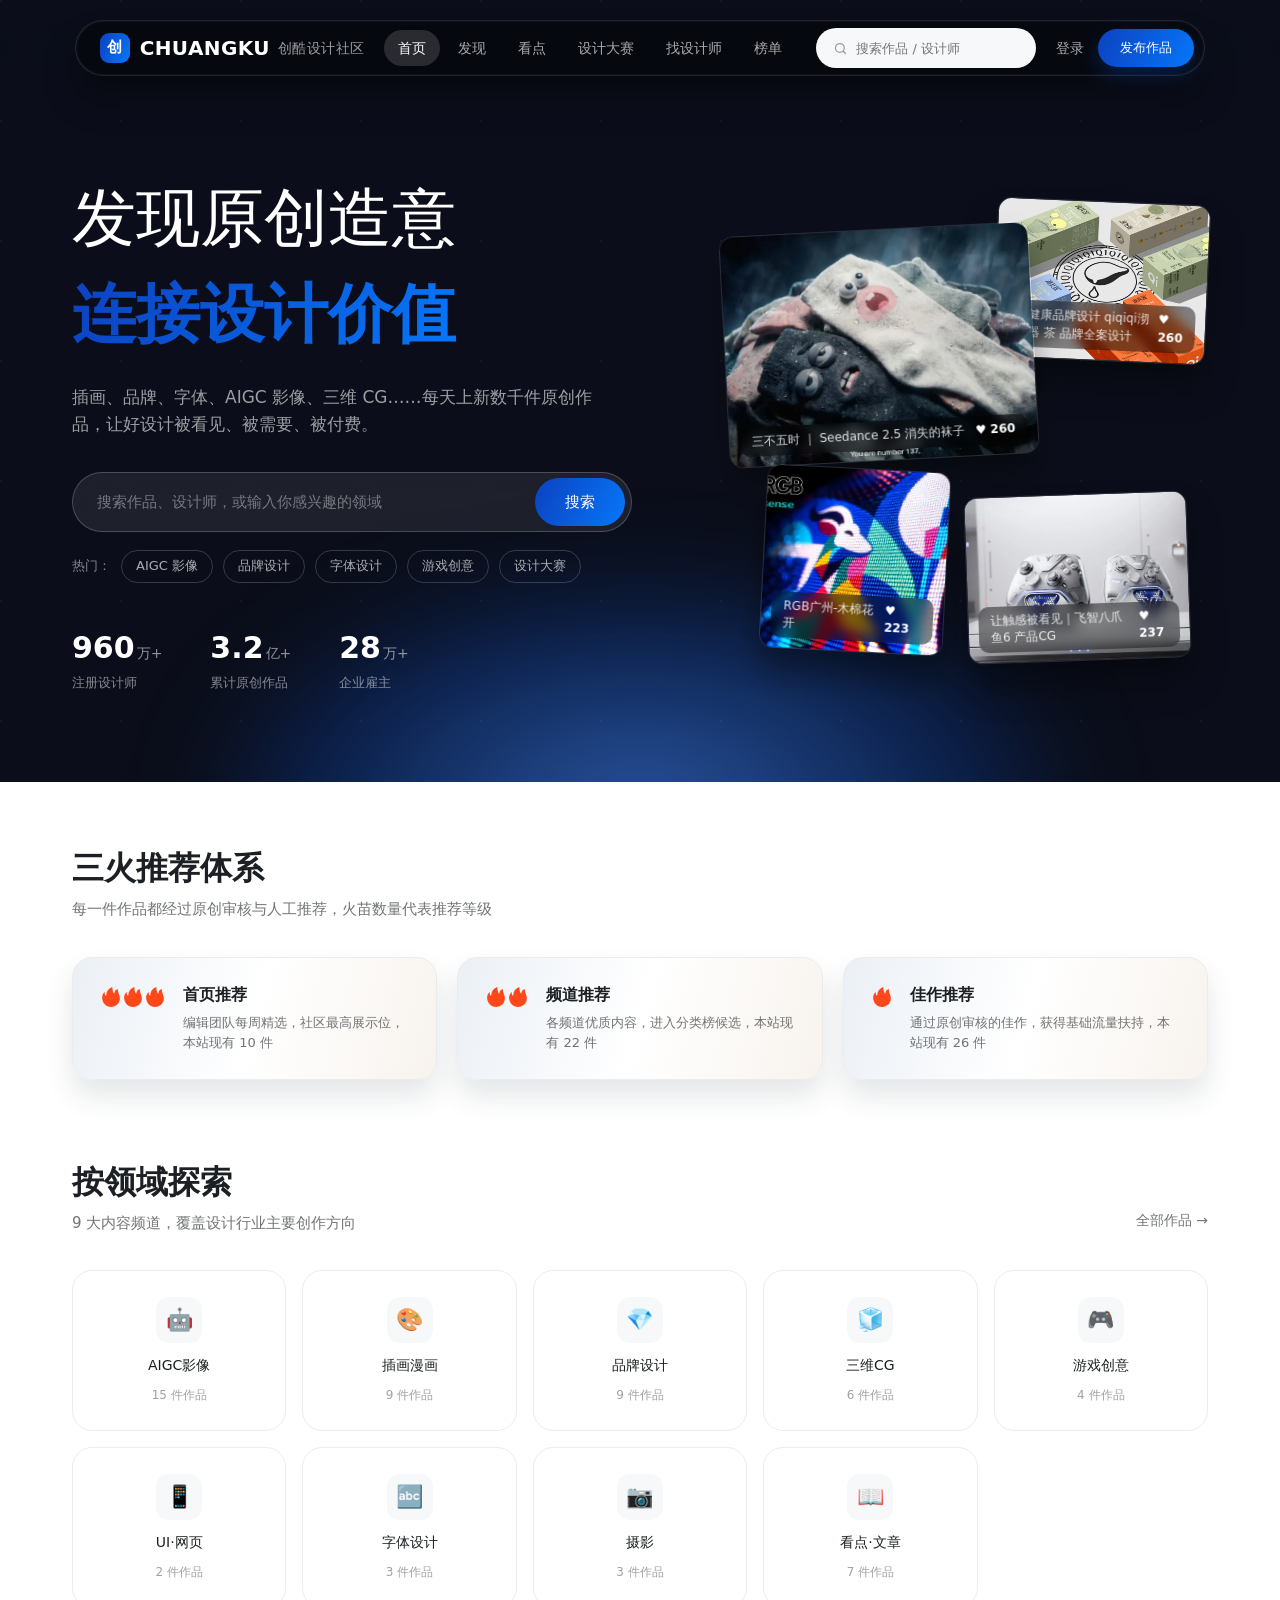
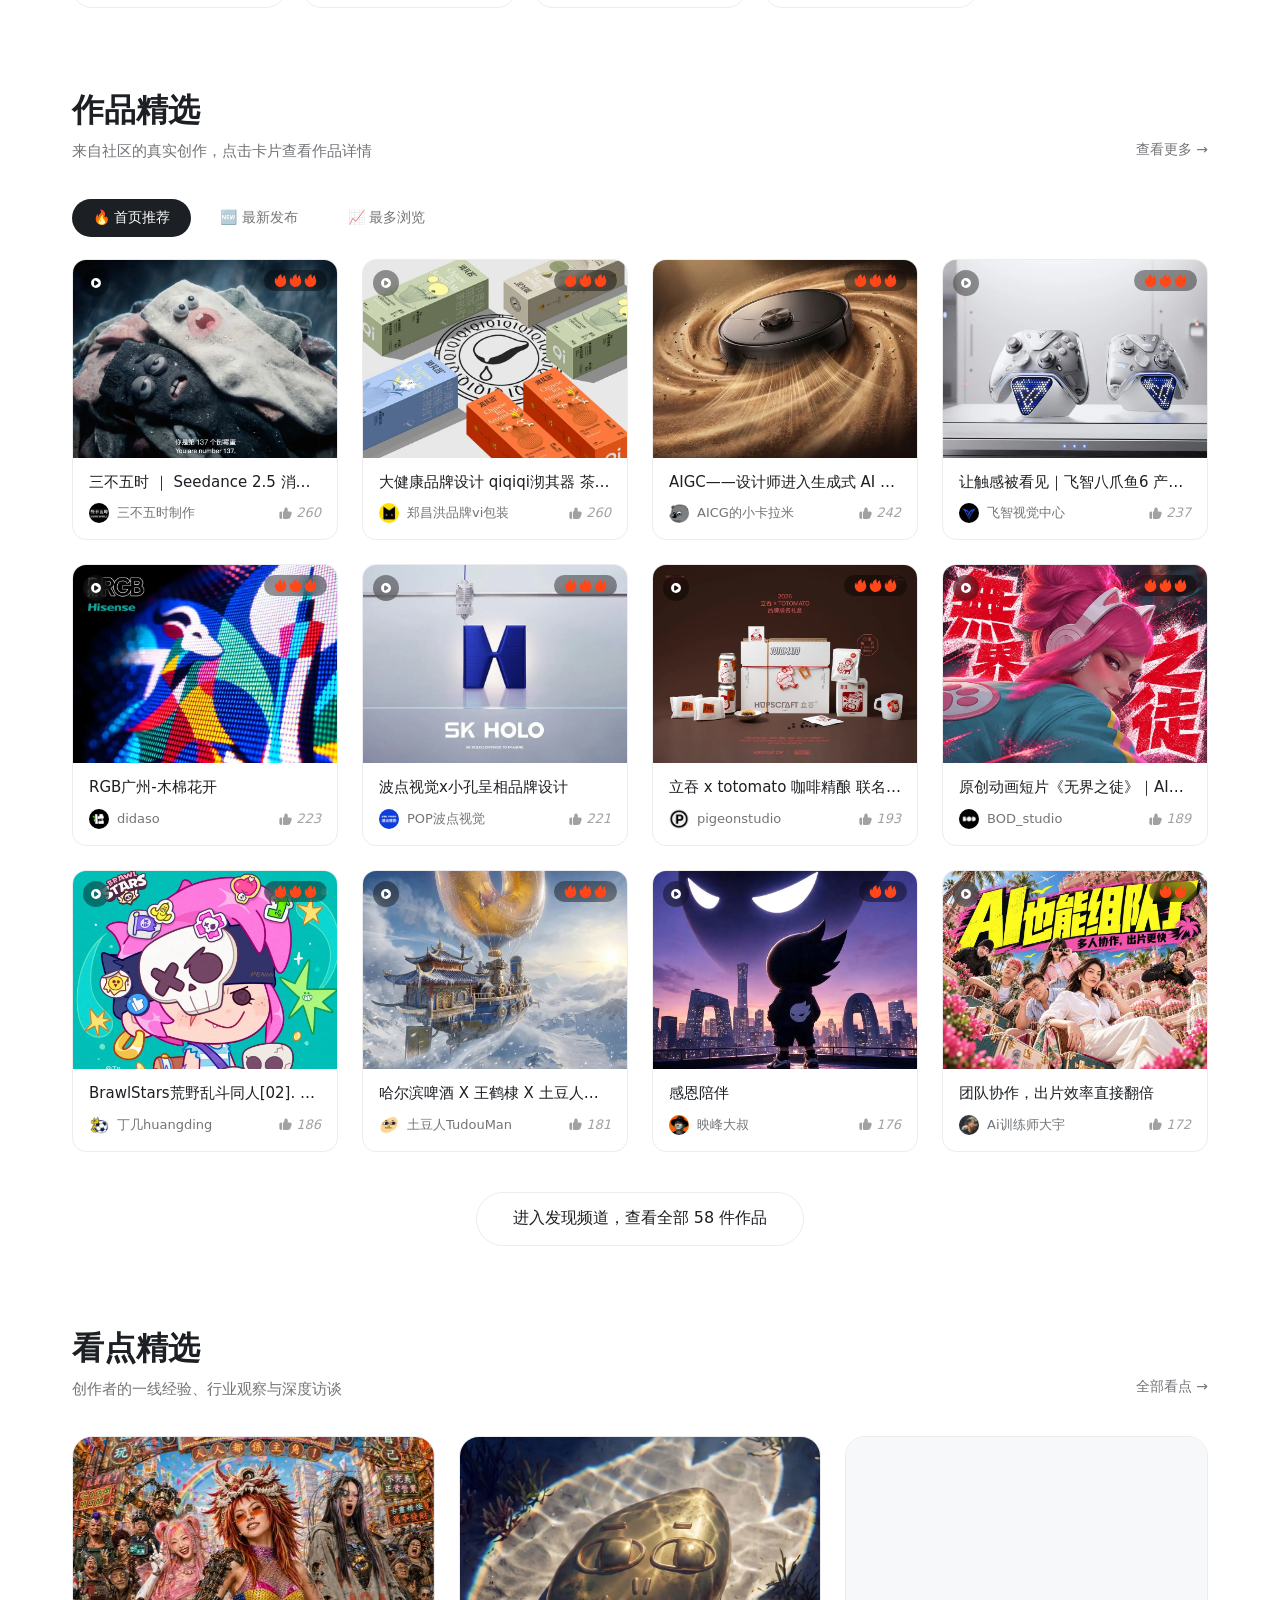
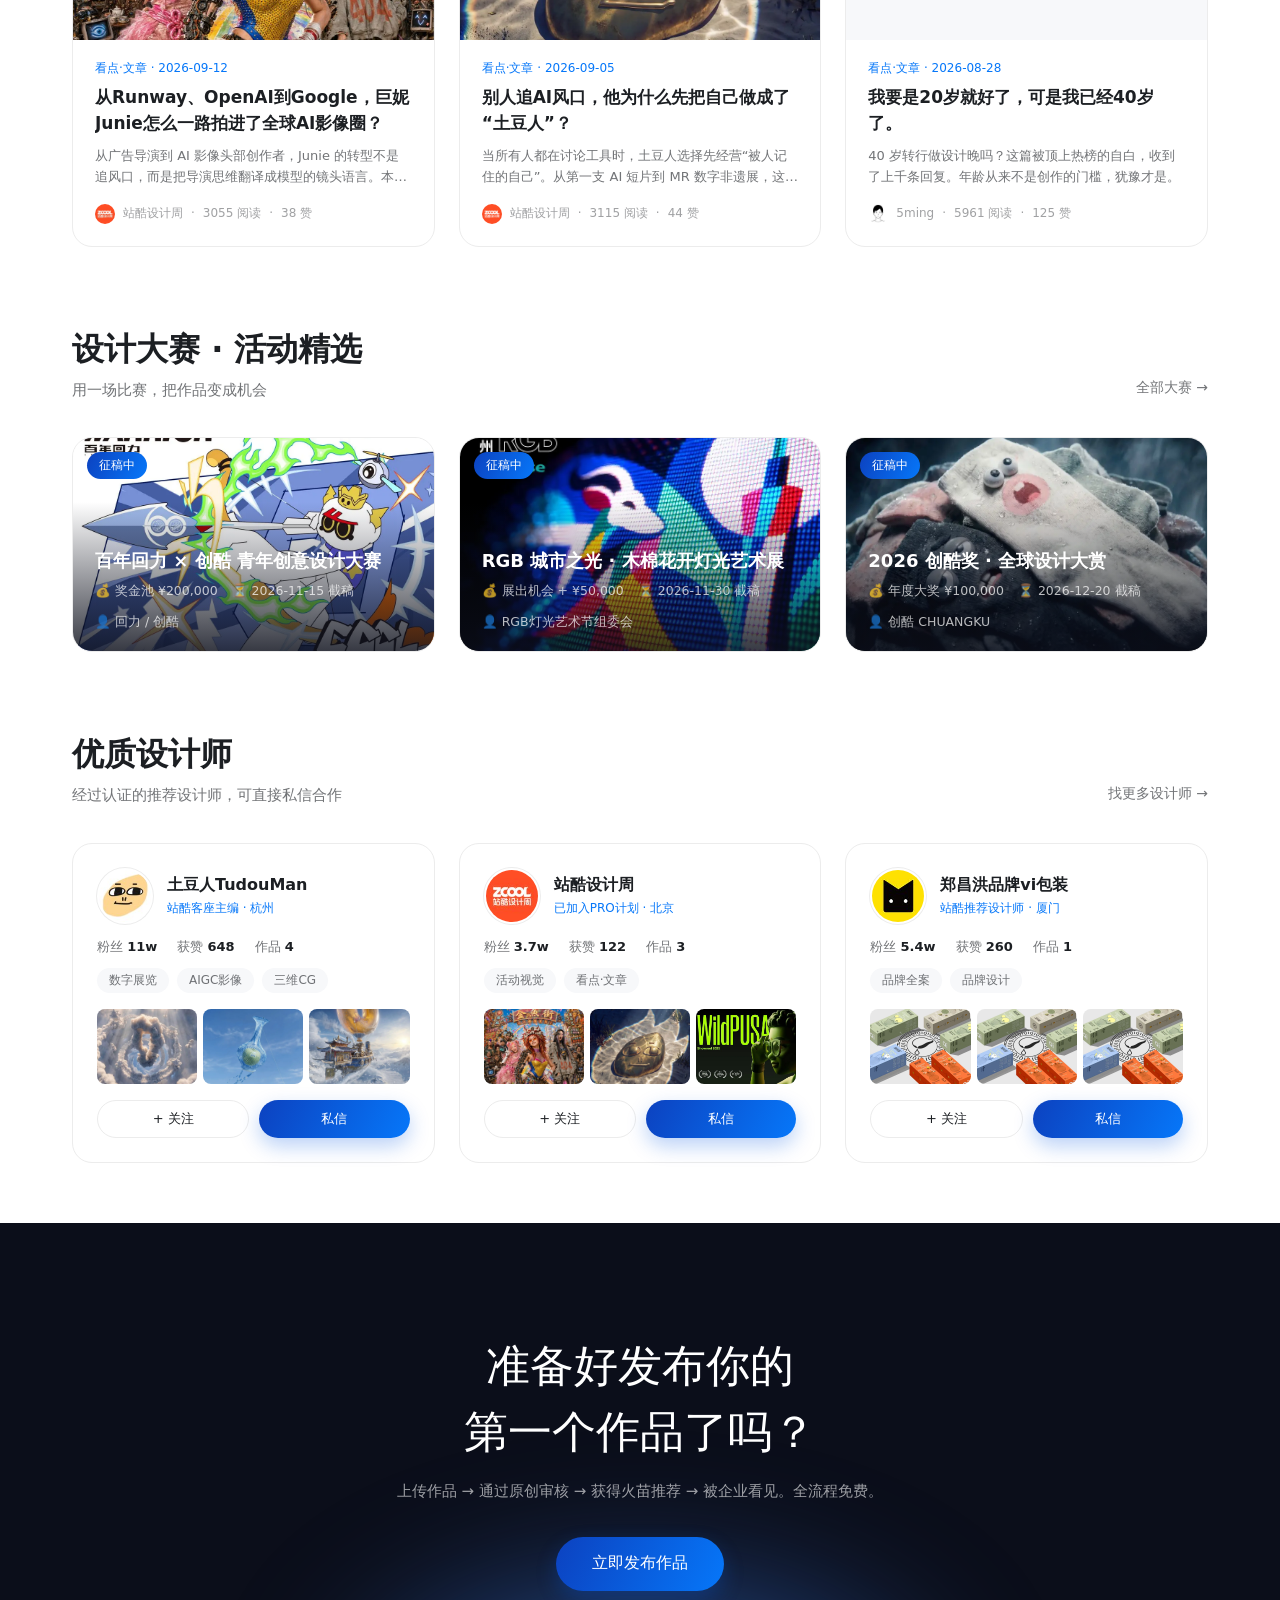
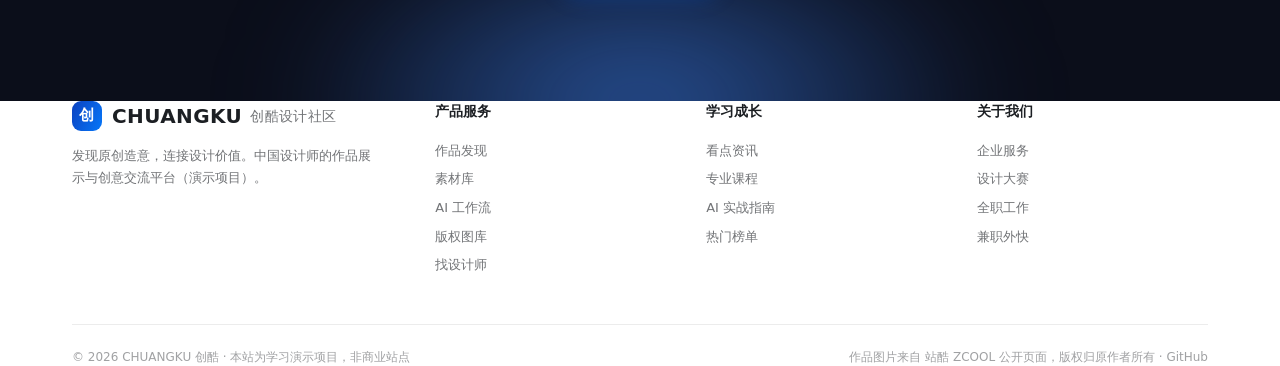
<file: index.html>
<!DOCTYPE html>
<html lang="zh-CN">
<head>
<meta charset="UTF-8">
<meta name="viewport" content="width=device-width, initial-scale=1">
<title>创酷 CHUANGKU · 发现原创造意，连接设计价值</title>
<meta name="description" content="创酷 CHUANGKU 设计创意社区：作品发现、设计大赛、找设计师、看点资讯。学习演示项目。">
<link rel="icon" href="data:image/svg+xml,%3Csvg xmlns='http://www.w3.org/2000/svg' viewBox='0 0 32 32'%3E%3Crect width='32' height='32' rx='9' fill='%230677f9'/%3E%3Ctext x='16' y='22' font-size='17' font-weight='700' text-anchor='middle' fill='%23fff' font-family='PingFang SC,sans-serif'%3E创%3C/text%3E%3C/svg%3E">
<link rel="stylesheet" href="assets/css/main.css">
</head>
<body data-page="index" data-header-dark>
<div id="site-header"></div>

<!-- ===== Hero（暗色 · 蓝辉光） ===== -->
<section class="hero">
  <div class="container">
    <div>
      <h1>发现原创造意<br><span class="em">连接设计价值</span></h1>
      <p class="hero-sub">插画、品牌、字体、AIGC 影像、三维 CG……每天上新数千件原创作品，让好设计被看见、被需要、被付费。</p>
      <form class="hero-search" id="hero-search">
        <input type="text" placeholder="搜索作品、设计师，或输入你感兴趣的领域" aria-label="搜索作品">
        <button class="search-go" type="submit">搜索</button>
      </form>
      <div class="hero-tags">
        <span>热门：</span>
        <a href="discover.html?cat=AIGC%E5%BD%B1%E5%83%8F">AIGC 影像</a>
        <a href="discover.html?cat=%E5%93%81%E7%89%8C%E8%AE%BE%E8%AE%A1">品牌设计</a>
        <a href="discover.html?cat=%E5%AD%97%E4%BD%93%E8%AE%BE%E8%AE%A1">字体设计</a>
        <a href="discover.html?cat=%E6%B8%B8%E6%88%8F%E5%88%9B%E6%84%8F">游戏创意</a>
        <a href="events.html">设计大赛</a>
      </div>
      <div class="hero-stats">
        <div><div class="num">960<em>万+</em></div><div class="lbl">注册设计师</div></div>
        <div><div class="num">3.2<em>亿+</em></div><div class="lbl">累计原创作品</div></div>
        <div><div class="num">28<em>万+</em></div><div class="lbl">企业雇主</div></div>
      </div>
    </div>
    <div class="hero-collage" id="hero-collage" aria-hidden="true"></div>
  </div>
</section>

<!-- ===== 推荐等级说明 ===== -->
<section class="sec" style="padding-top:64px">
  <div class="container">
    <div class="sec-head"><div><h2 class="h2">三火推荐体系</h2><p class="sub">每一件作品都经过原创审核与人工推荐，火苗数量代表推荐等级</p></div></div>
    <div class="tier-strip" id="tier-strip"></div>
  </div>
</section>

<!-- ===== 分类宫格 ===== -->
<section class="sec" style="padding-top:20px">
  <div class="container">
    <div class="sec-head"><div><h2 class="h2">按领域探索</h2><p class="sub">9 大内容频道，覆盖设计行业主要创作方向</p></div><a class="more-link" href="discover.html">全部作品 →</a></div>
    <div class="cat-grid" id="cat-grid"></div>
  </div>
</section>

<!-- ===== 作品精选 ===== -->
<section class="sec" style="padding-top:20px">
  <div class="container">
    <div class="sec-head">
      <div><h2 class="h2">作品精选</h2><p class="sub">来自社区的真实创作，点击卡片查看作品详情</p></div>
      <a class="more-link" href="discover.html">查看更多 →</a>
    </div>
    <div class="filter-bar" id="home-tabs" style="margin-bottom:22px">
      <button class="tab active" data-tab="rec">🔥 首页推荐</button>
      <button class="tab" data-tab="new">🆕 最新发布</button>
      <button class="tab" data-tab="hot">📈 最多浏览</button>
    </div>
    <div class="work-grid" id="home-grid"></div>
    <div class="grid-more"><a class="btn btn-line btn-lg" href="discover.html">进入发现频道，查看全部 58 件作品</a></div>
  </div>
</section>

<!-- ===== 看点精选 ===== -->
<section class="sec" style="padding-top:20px">
  <div class="container">
    <div class="sec-head"><div><h2 class="h2">看点精选</h2><p class="sub">创作者的一线经验、行业观察与深度访谈</p></div><a class="more-link" href="articles.html">全部看点 →</a></div>
    <div class="art-grid" id="home-articles"></div>
  </div>
</section>

<!-- ===== 大赛活动 ===== -->
<section class="sec" style="padding-top:20px">
  <div class="container">
    <div class="sec-head"><div><h2 class="h2">设计大赛 · 活动精选</h2><p class="sub">用一场比赛，把作品变成机会</p></div><a class="more-link" href="events.html">全部大赛 →</a></div>
    <div class="event-grid" id="home-events"></div>
  </div>
</section>

<!-- ===== 找设计师 ===== -->
<section class="sec" style="padding-top:20px">
  <div class="container">
    <div class="sec-head"><div><h2 class="h2">优质设计师</h2><p class="sub">经过认证的推荐设计师，可直接私信合作</p></div><a class="more-link" href="designers.html">找更多设计师 →</a></div>
    <div class="des-grid" id="home-designers"></div>
  </div>
</section>

<!-- ===== 暗色收尾 CTA ===== -->
<section class="cta-dark">
  <h2>准备好发布你的<br>第一个作品了吗？</h2>
  <p>上传作品 → 通过原创审核 → 获得火苗推荐 → 被企业看见。全流程免费。</p>
  <a class="btn btn-primary btn-lg" href="publish.html">立即发布作品</a>
</section>

<div id="site-footer"></div>
<script src="assets/js/works.js"></script>
<script src="assets/js/site-data.js"></script>
<script src="assets/js/main.js"></script>
</body>
</html>
</file>
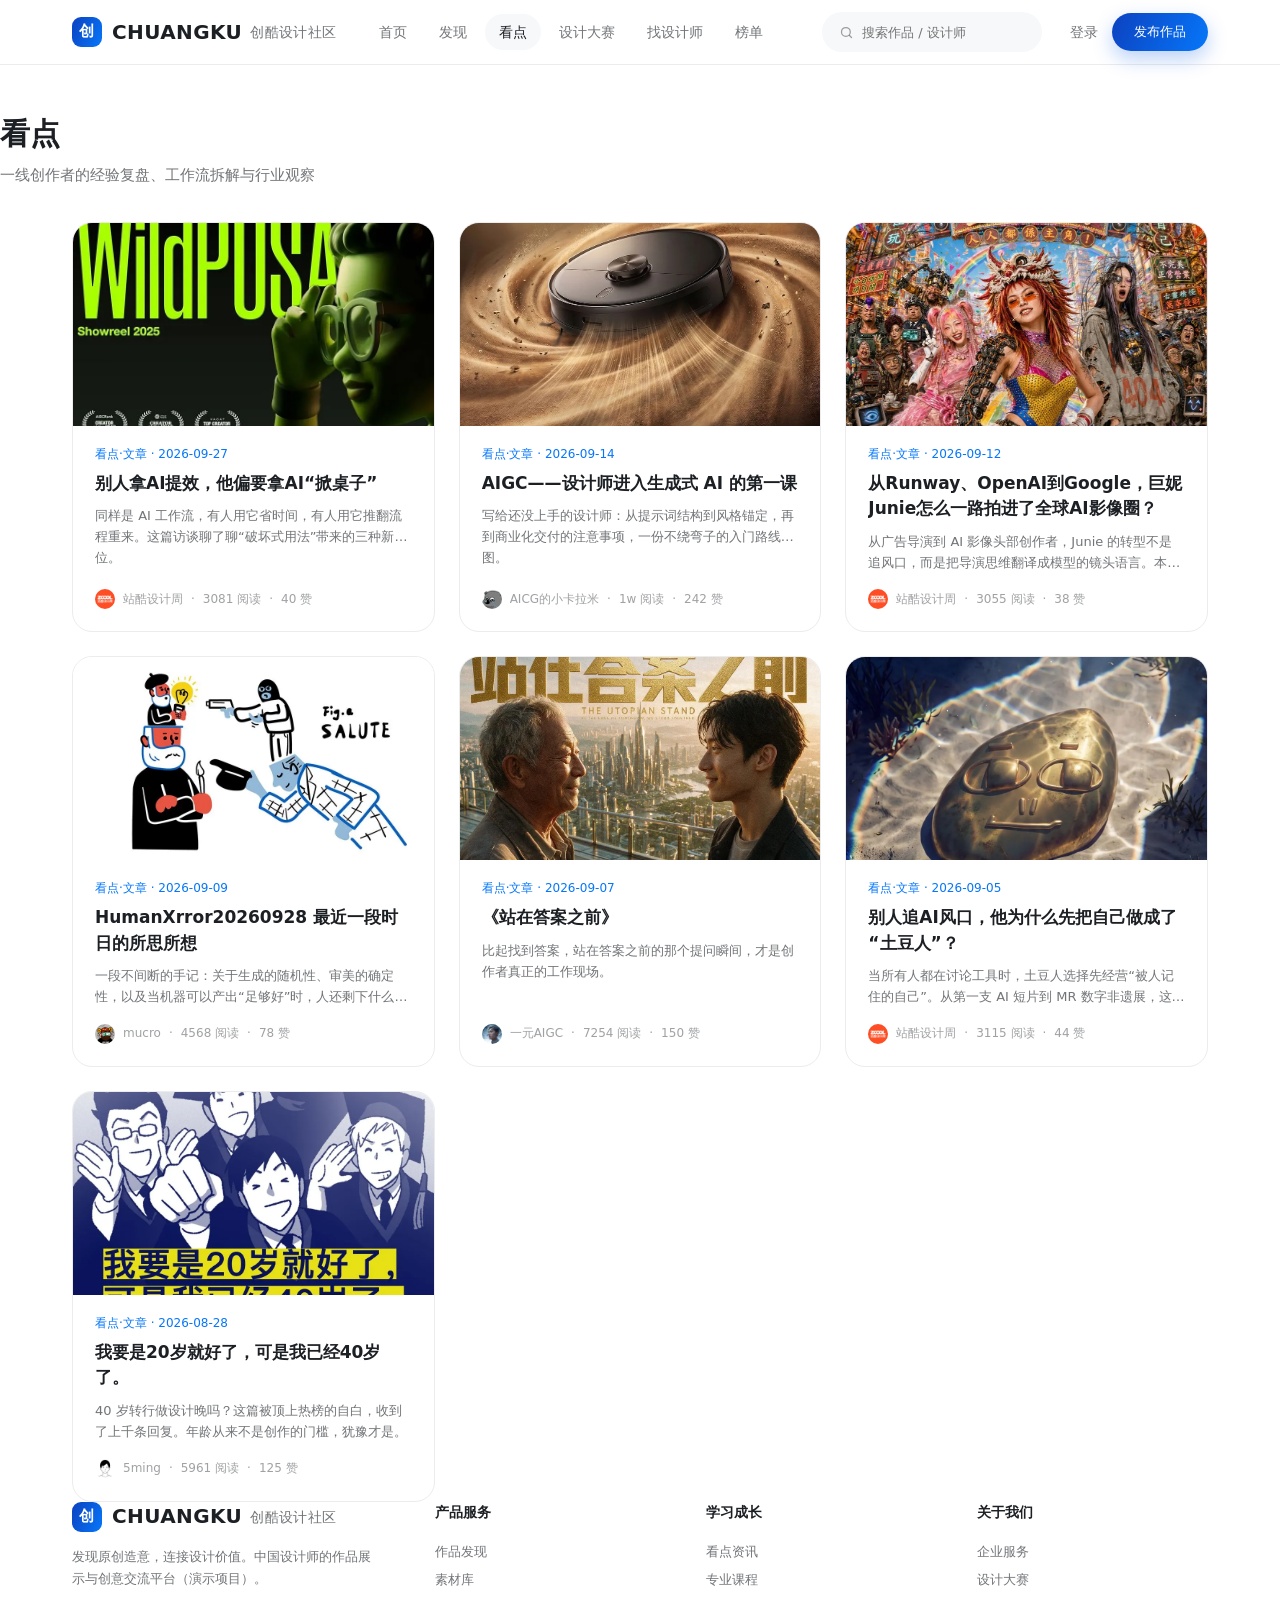
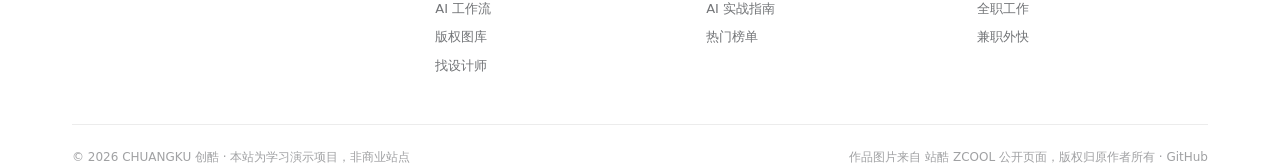
<file: articles.html>
<!DOCTYPE html>
<html lang="zh-CN">
<head>
<meta charset="UTF-8">
<meta name="viewport" content="width=device-width, initial-scale=1">
<title>看点 · 创酷 CHUANGKU</title>
<meta name="description" content="设计看点：创作者访谈、AI 工作流实战、行业观察与设计方法论。">
<link rel="icon" href="data:image/svg+xml,%3Csvg xmlns='http://www.w3.org/2000/svg' viewBox='0 0 32 32'%3E%3Crect width='32' height='32' rx='9' fill='%230677f9'/%3E%3Ctext x='16' y='22' font-size='17' font-weight='700' text-anchor='middle' fill='%23fff' font-family='PingFang SC,sans-serif'%3E创%3C/text%3E%3C/svg%3E">
<link rel="stylesheet" href="assets/css/main.css">
</head>
<body data-page="articles">
<div id="site-header"></div>

<div class="container page-head">
  <h2 class="h2">看点</h2>
  <p class="sub">一线创作者的经验复盘、工作流拆解与行业观察</p>
</div>

<div class="container" style="padding-top:28px">
  <div class="art-grid" id="art-grid"></div>
</div>

<div id="site-footer"></div>
<script src="assets/js/works.js"></script>
<script src="assets/js/site-data.js"></script>
<script src="assets/js/main.js"></script>
</body>
</html>
</file>
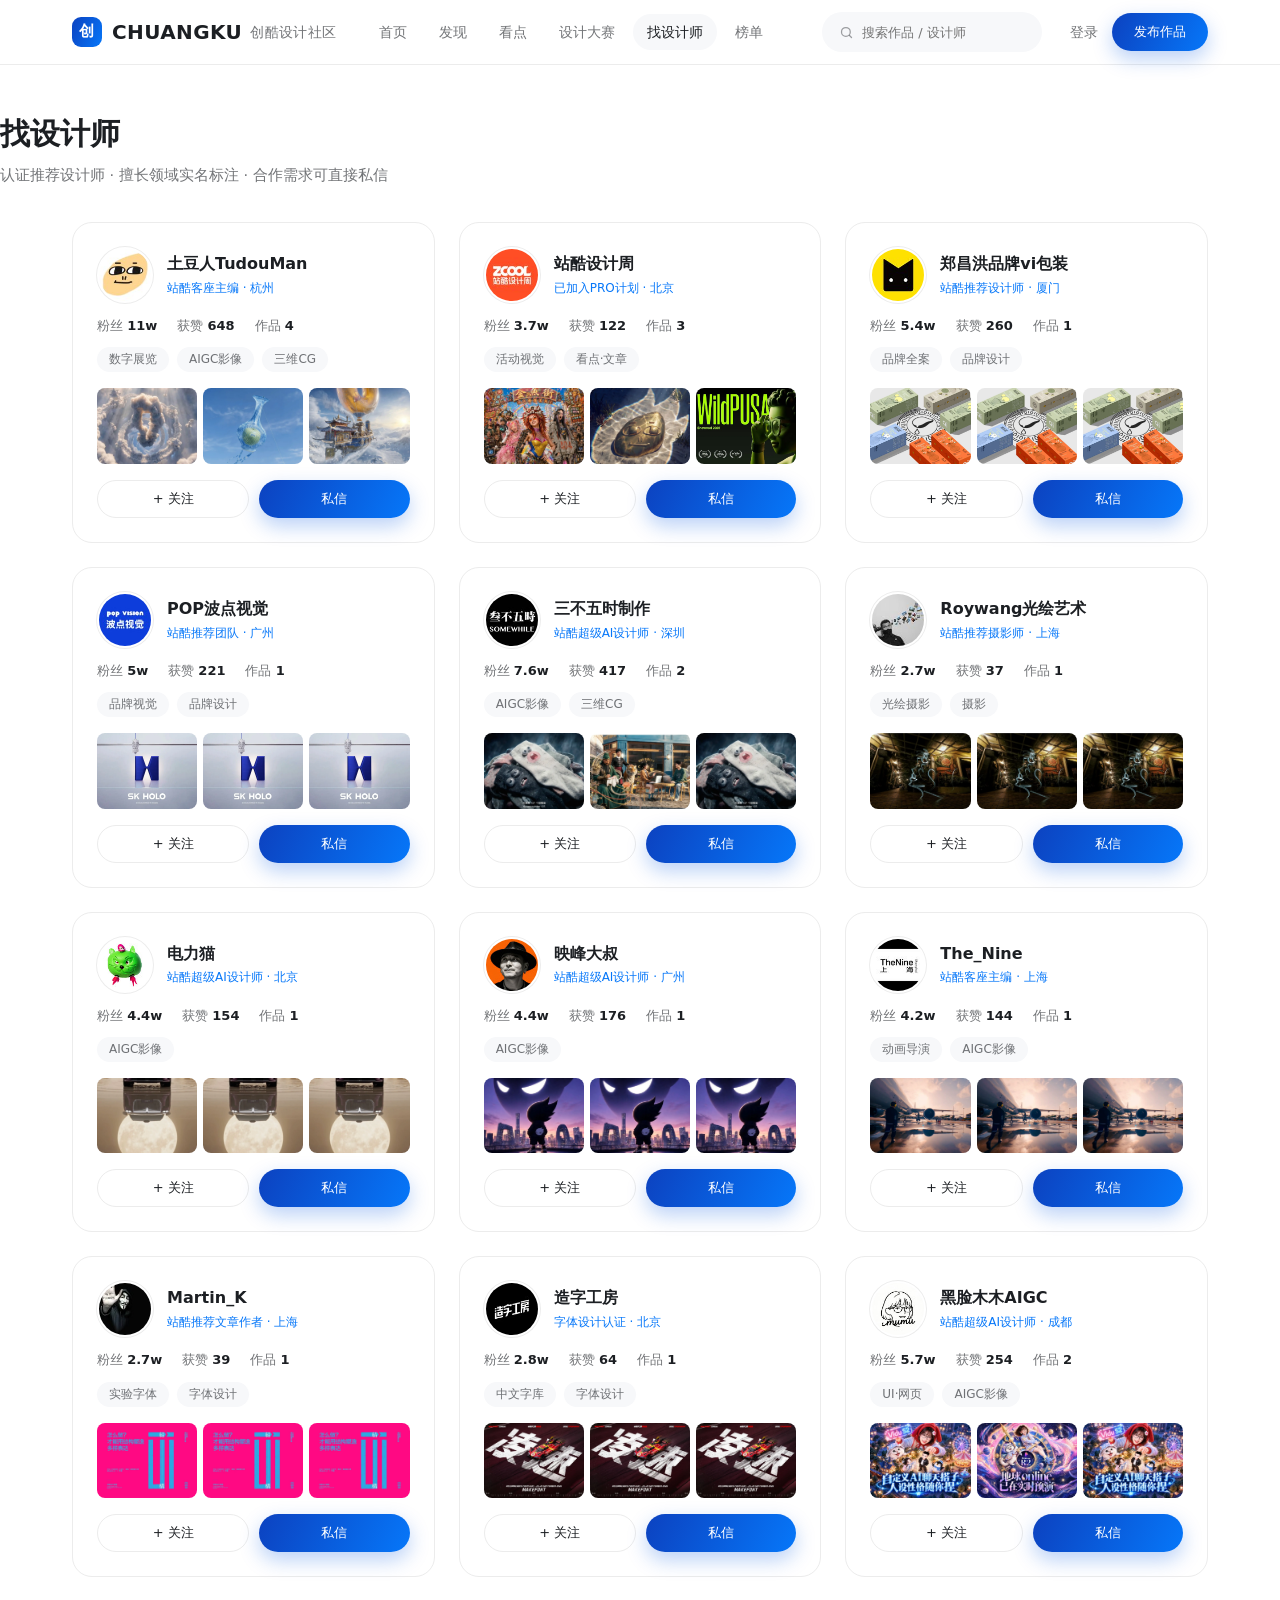
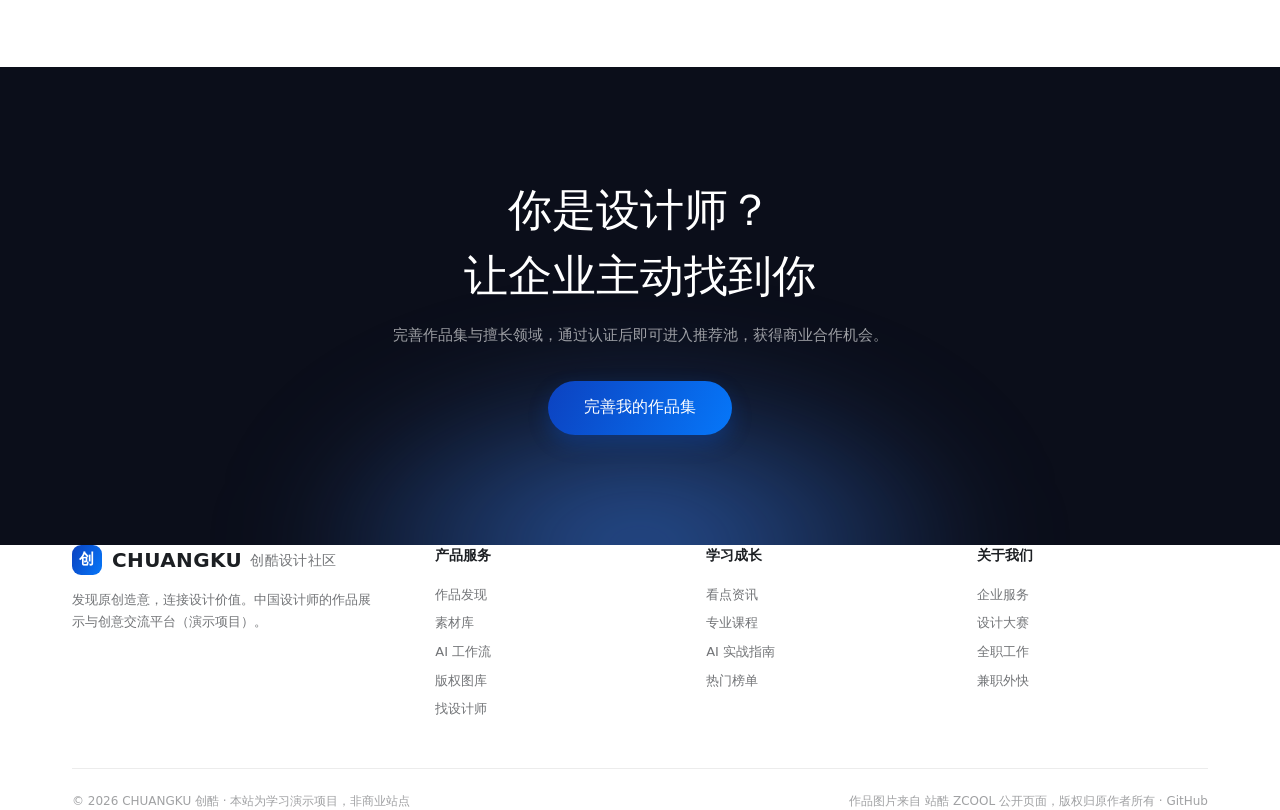
<file: designers.html>
<!DOCTYPE html>
<html lang="zh-CN">
<head>
<meta charset="UTF-8">
<meta name="viewport" content="width=device-width, initial-scale=1">
<title>找设计师 · 创酷 CHUANGKU</title>
<meta name="description" content="创酷认证推荐设计师：AIGC影像、品牌设计、字体、三维CG、插画等领域的优质创作者，可直接私信合作。">
<link rel="icon" href="data:image/svg+xml,%3Csvg xmlns='http://www.w3.org/2000/svg' viewBox='0 0 32 32'%3E%3Crect width='32' height='32' rx='9' fill='%230677f9'/%3E%3Ctext x='16' y='22' font-size='17' font-weight='700' text-anchor='middle' fill='%23fff' font-family='PingFang SC,sans-serif'%3E创%3C/text%3E%3C/svg%3E">
<link rel="stylesheet" href="assets/css/main.css">
</head>
<body data-page="designers">
<div id="site-header"></div>

<div class="container page-head">
  <h2 class="h2">找设计师</h2>
  <p class="sub">认证推荐设计师 · 擅长领域实名标注 · 合作需求可直接私信</p>
</div>

<div class="container" style="padding-top:28px">
  <div class="des-grid" id="des-grid"></div>
</div>

<section class="cta-dark" style="margin-top:90px">
  <h2>你是设计师？<br>让企业主动找到你</h2>
  <p>完善作品集与擅长领域，通过认证后即可进入推荐池，获得商业合作机会。</p>
  <a class="btn btn-primary btn-lg" href="publish.html">完善我的作品集</a>
</section>

<div id="site-footer"></div>
<script src="assets/js/works.js"></script>
<script src="assets/js/site-data.js"></script>
<script src="assets/js/main.js"></script>
</body>
</html>
</file>
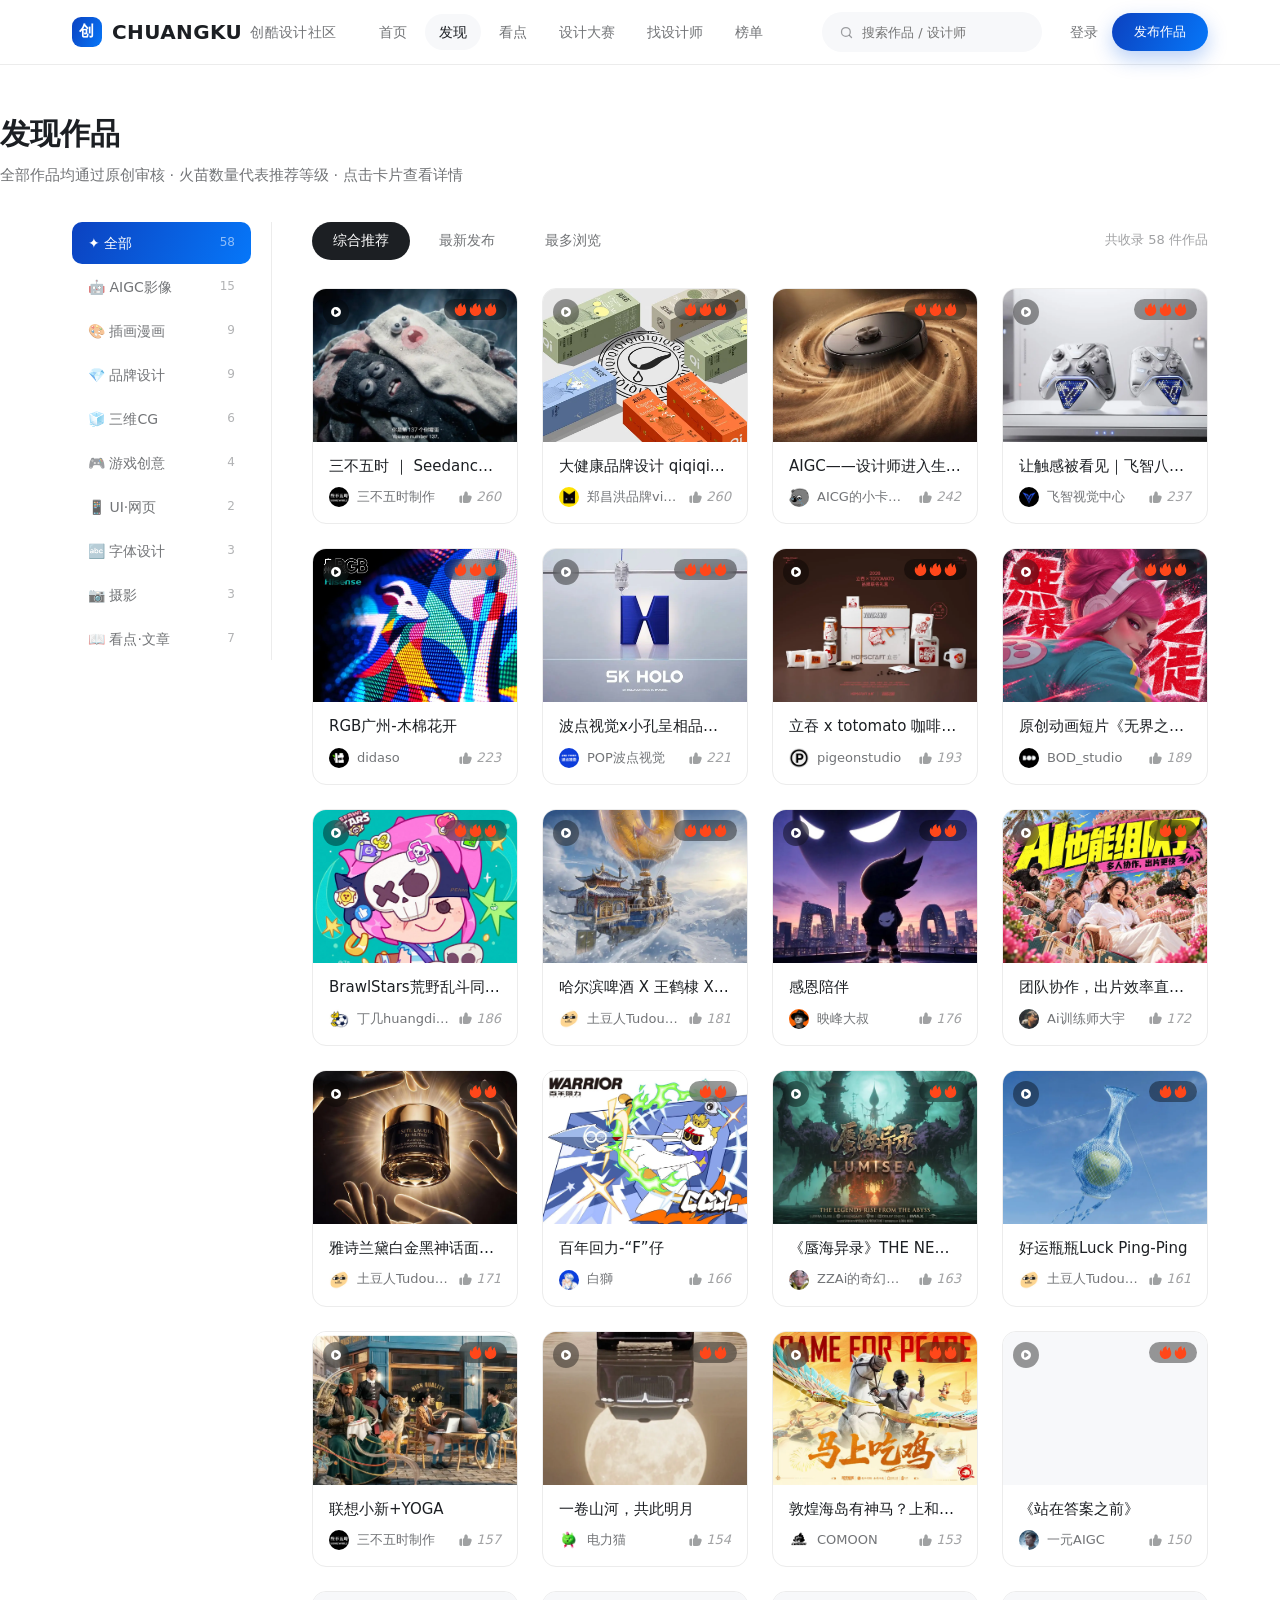
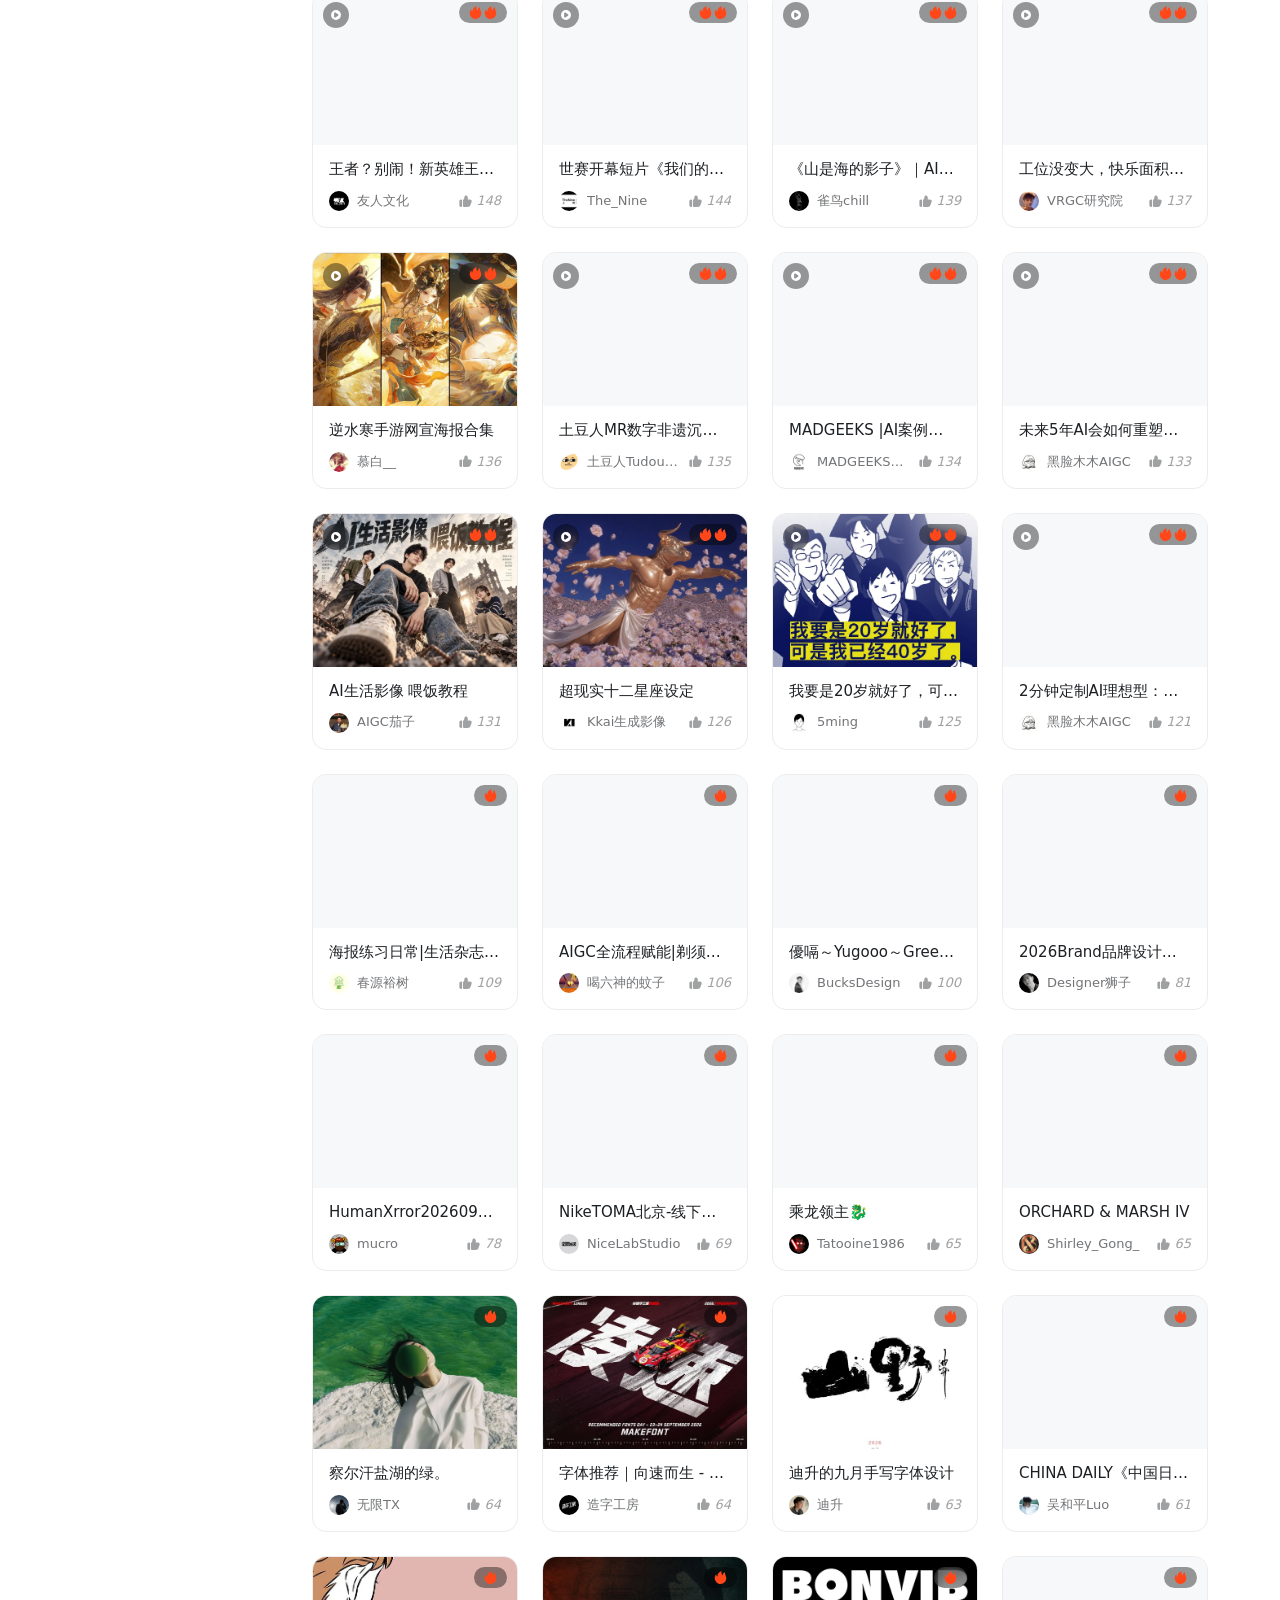
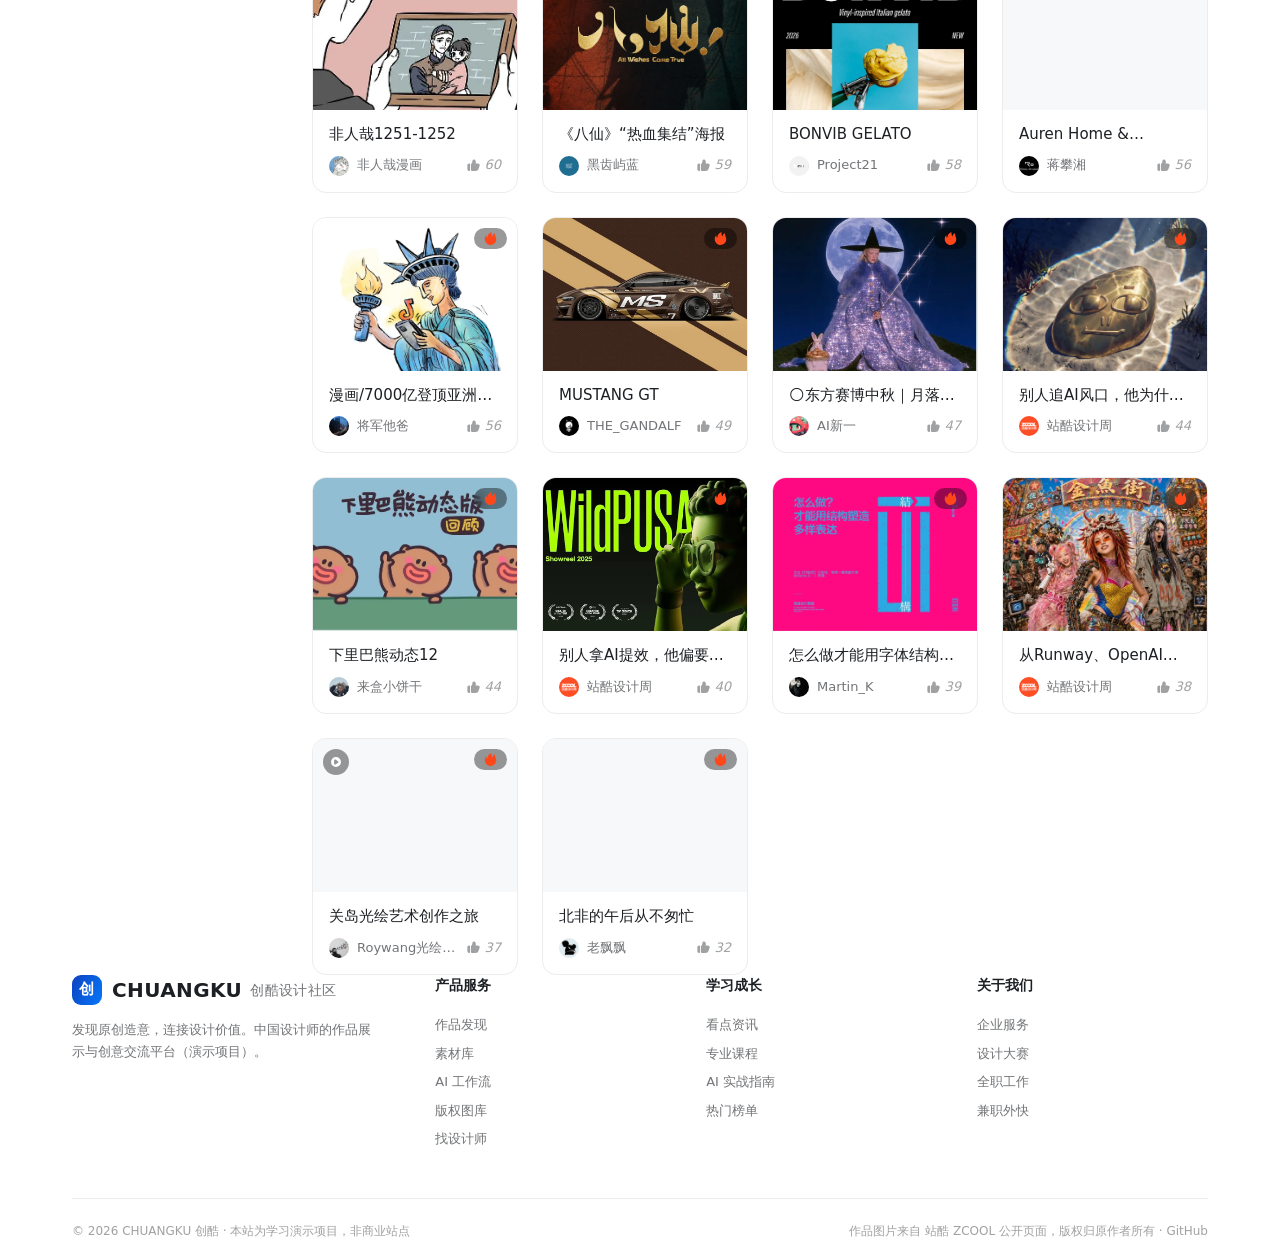
<file: discover.html>
<!DOCTYPE html>
<html lang="zh-CN">
<head>
<meta charset="UTF-8">
<meta name="viewport" content="width=device-width, initial-scale=1">
<title>发现作品 · 创酷 CHUANGKU</title>
<meta name="description" content="按领域发现原创设计作品：AIGC影像、插画漫画、品牌设计、字体设计、三维CG、游戏创意、UI网页、摄影。">
<link rel="icon" href="data:image/svg+xml,%3Csvg xmlns='http://www.w3.org/2000/svg' viewBox='0 0 32 32'%3E%3Crect width='32' height='32' rx='9' fill='%230677f9'/%3E%3Ctext x='16' y='22' font-size='17' font-weight='700' text-anchor='middle' fill='%23fff' font-family='PingFang SC,sans-serif'%3E创%3C/text%3E%3C/svg%3E">
<link rel="stylesheet" href="assets/css/main.css">
</head>
<body data-page="discover">
<div id="site-header"></div>

<div class="container page-head">
  <h2 class="h2">发现作品</h2>
  <p class="sub">全部作品均通过原创审核 · 火苗数量代表推荐等级 · 点击卡片查看详情</p>
</div>

<div class="container" style="padding-top:28px">
  <div class="disc-layout">
    <aside class="disc-side" id="disc-side"></aside>
    <div>
      <div class="filter-bar" id="disc-tabs">
        <button class="tab active" data-sort="rec">综合推荐</button>
        <button class="tab" data-sort="new">最新发布</button>
        <button class="tab" data-sort="hot">最多浏览</button>
        <span class="spacer"></span>
        <span class="count" id="disc-count"></span>
      </div>
      <div class="work-grid" id="disc-grid"></div>
    </div>
  </div>
</div>

<div id="site-footer"></div>
<script src="assets/js/works.js"></script>
<script src="assets/js/site-data.js"></script>
<script src="assets/js/main.js"></script>
</body>
</html>
</file>
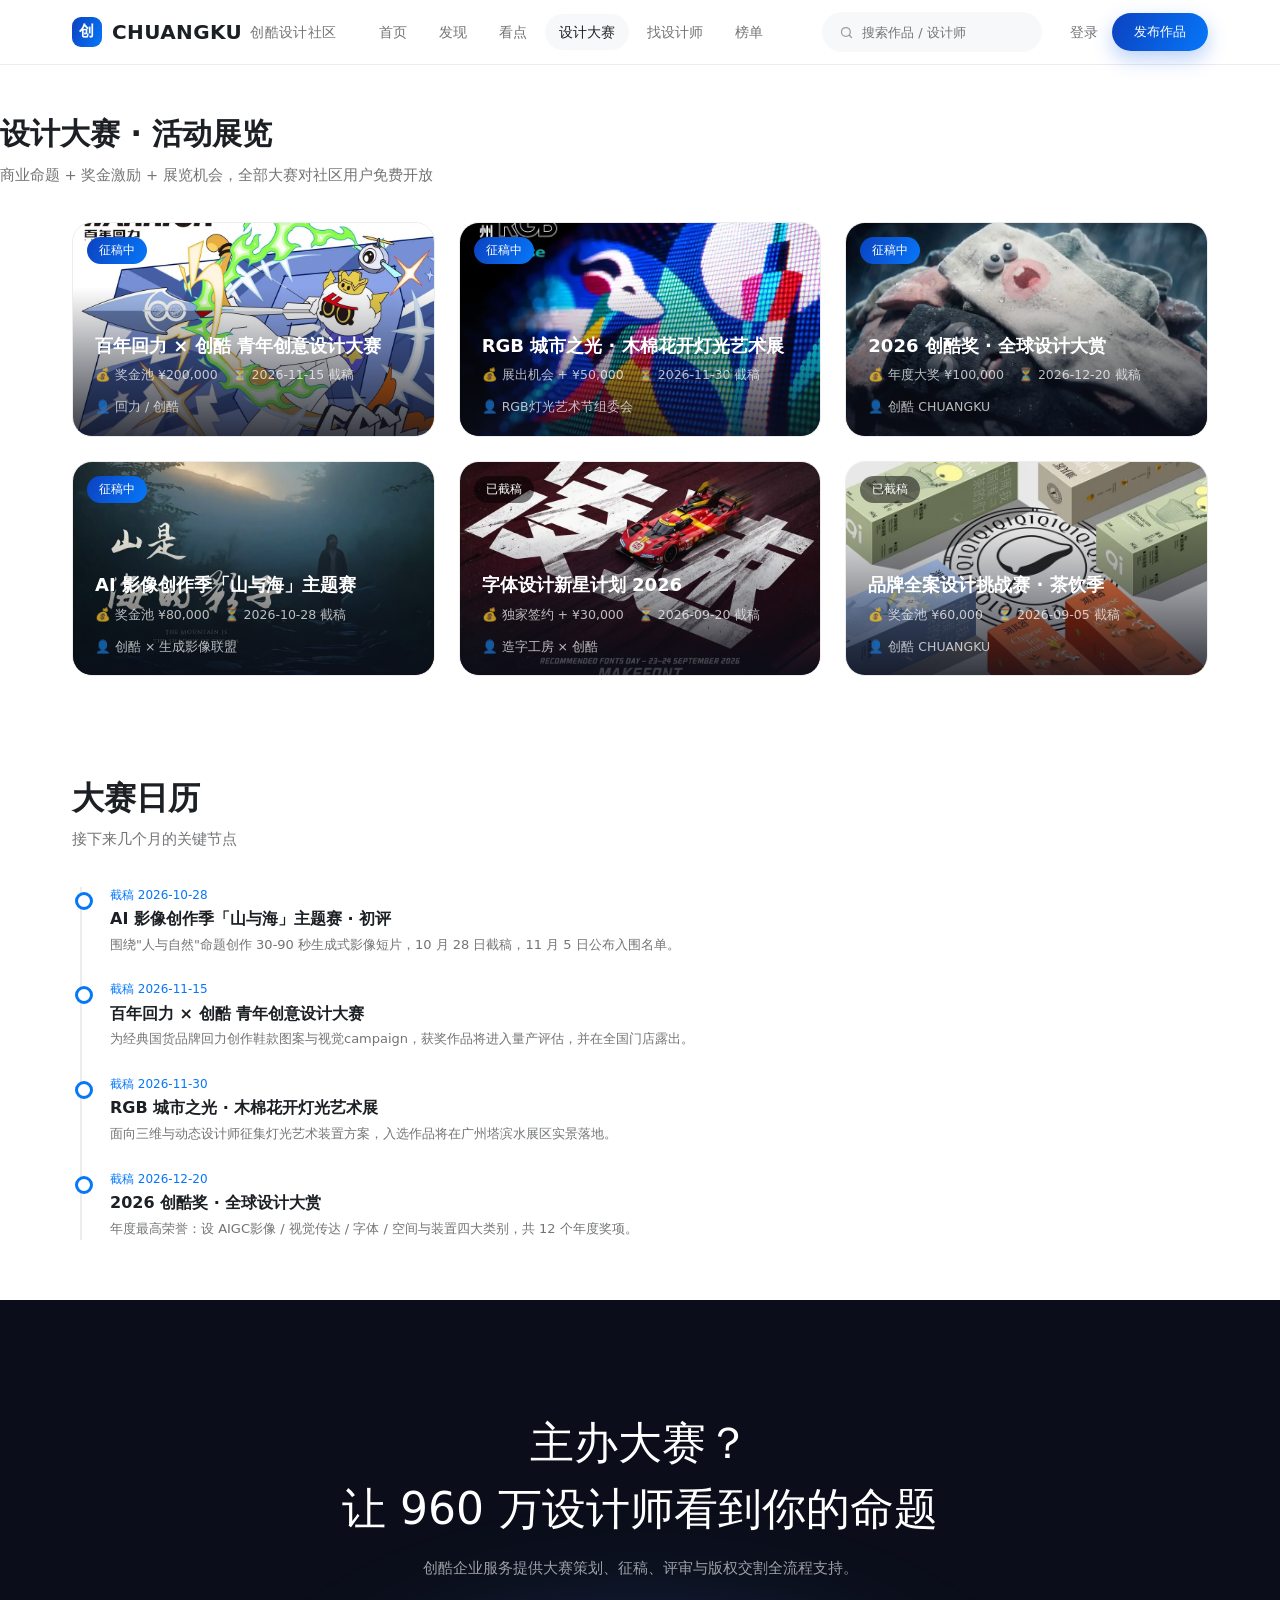
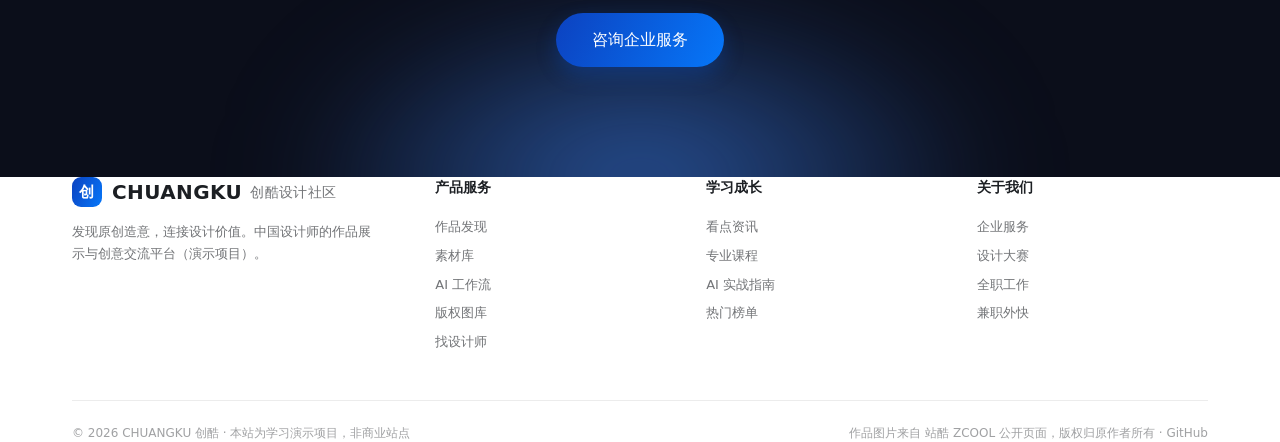
<file: events.html>
<!DOCTYPE html>
<html lang="zh-CN">
<head>
<meta charset="UTF-8">
<meta name="viewport" content="width=device-width, initial-scale=1">
<title>设计大赛 · 活动展览 · 创酷 CHUANGKU</title>
<meta name="description" content="创酷设计大赛与活动展览：品牌大赛、AI影像主题赛、灯光艺术节、字体计划，用比赛把作品变成机会。">
<link rel="icon" href="data:image/svg+xml,%3Csvg xmlns='http://www.w3.org/2000/svg' viewBox='0 0 32 32'%3E%3Crect width='32' height='32' rx='9' fill='%230677f9'/%3E%3Ctext x='16' y='22' font-size='17' font-weight='700' text-anchor='middle' fill='%23fff' font-family='PingFang SC,sans-serif'%3E创%3C/text%3E%3C/svg%3E">
<link rel="stylesheet" href="assets/css/main.css">
</head>
<body data-page="events">
<div id="site-header"></div>

<div class="container page-head">
  <h2 class="h2">设计大赛 · 活动展览</h2>
  <p class="sub">商业命题 + 奖金激励 + 展览机会，全部大赛对社区用户免费开放</p>
</div>

<div class="container" style="padding-top:28px">
  <div class="event-grid" id="event-grid"></div>
</div>

<section class="sec">
  <div class="container">
    <div class="sec-head"><div><h2 class="h2">大赛日历</h2><p class="sub">接下来几个月的关键节点</p></div></div>
    <div class="timeline">
      <div class="tl-item"><div class="tl-date">截稿 2026-10-28</div><div class="tl-t">AI 影像创作季「山与海」主题赛 · 初评</div><div class="tl-d">围绕"人与自然"命题创作 30-90 秒生成式影像短片，10 月 28 日截稿，11 月 5 日公布入围名单。</div></div>
      <div class="tl-item"><div class="tl-date">截稿 2026-11-15</div><div class="tl-t">百年回力 × 创酷 青年创意设计大赛</div><div class="tl-d">为经典国货品牌回力创作鞋款图案与视觉campaign，获奖作品将进入量产评估，并在全国门店露出。</div></div>
      <div class="tl-item"><div class="tl-date">截稿 2026-11-30</div><div class="tl-t">RGB 城市之光 · 木棉花开灯光艺术展</div><div class="tl-d">面向三维与动态设计师征集灯光艺术装置方案，入选作品将在广州塔滨水展区实景落地。</div></div>
      <div class="tl-item"><div class="tl-date">截稿 2026-12-20</div><div class="tl-t">2026 创酷奖 · 全球设计大赏</div><div class="tl-d">年度最高荣誉：设 AIGC影像 / 视觉传达 / 字体 / 空间与装置四大类别，共 12 个年度奖项。</div></div>
    </div>
  </div>
</section>

<section class="cta-dark">
  <h2>主办大赛？<br>让 960 万设计师看到你的命题</h2>
  <p>创酷企业服务提供大赛策划、征稿、评审与版权交割全流程支持。</p>
  <a class="btn btn-primary btn-lg" href="javascript:void(0)" onclick="alert('演示站点：企业服务咨询未接入')">咨询企业服务</a>
</section>

<div id="site-footer"></div>
<script src="assets/js/works.js"></script>
<script src="assets/js/site-data.js"></script>
<script src="assets/js/main.js"></script>
</body>
</html>
</file>
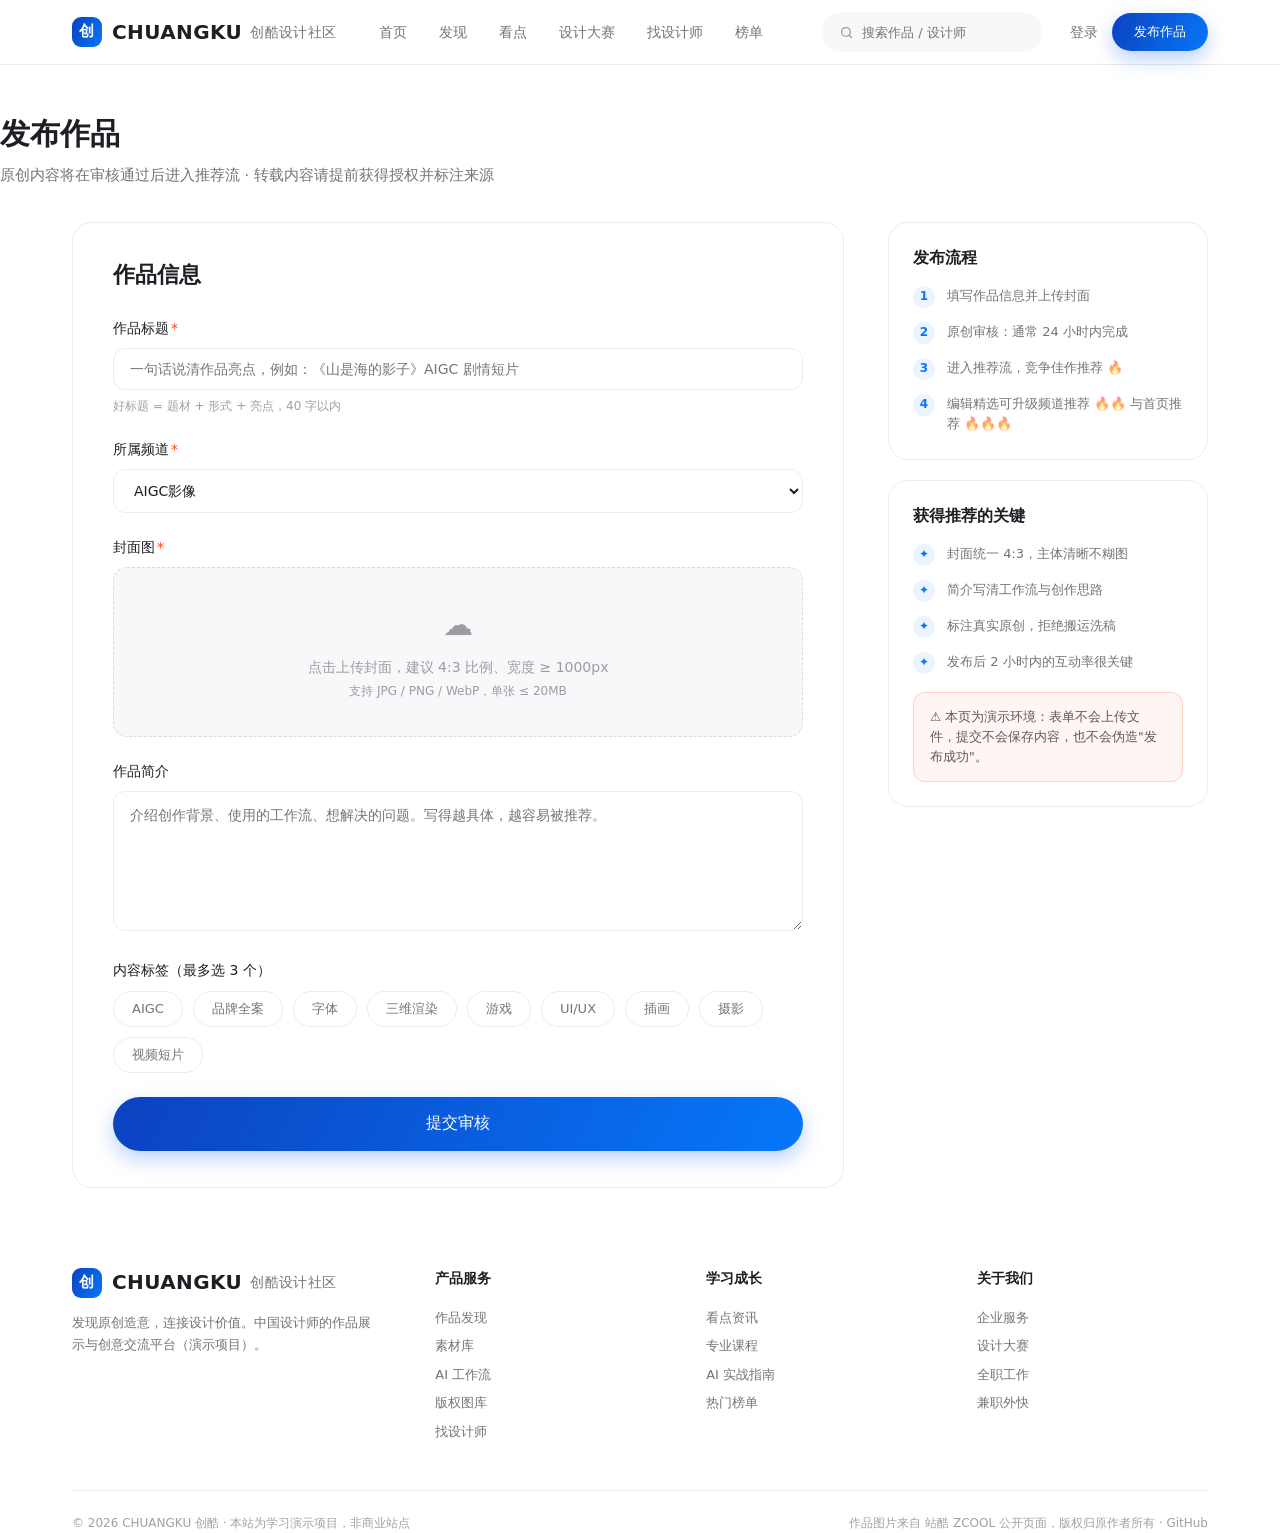
<file: publish.html>
<!DOCTYPE html>
<html lang="zh-CN">
<head>
<meta charset="UTF-8">
<meta name="viewport" content="width=device-width, initial-scale=1">
<title>发布作品 · 创酷 CHUANGKU</title>
<meta name="description" content="发布原创作品：通过原创审核后有机会获得火苗推荐，被企业与同行看见。">
<link rel="icon" href="data:image/svg+xml,%3Csvg xmlns='http://www.w3.org/2000/svg' viewBox='0 0 32 32'%3E%3Crect width='32' height='32' rx='9' fill='%230677f9'/%3E%3Ctext x='16' y='22' font-size='17' font-weight='700' text-anchor='middle' fill='%23fff' font-family='PingFang SC,sans-serif'%3E创%3C/text%3E%3C/svg%3E">
<link rel="stylesheet" href="assets/css/main.css">
</head>
<body data-page="publish">
<div id="site-header"></div>

<div class="container page-head">
  <h2 class="h2">发布作品</h2>
  <p class="sub">原创内容将在审核通过后进入推荐流 · 转载内容请提前获得授权并标注来源</p>
</div>

<div class="container" style="padding-top:28px;padding-bottom:80px">
  <div class="pub-layout">
    <form class="form-card" id="pub-form">
      <div class="f-t">作品信息</div>
      <div class="field">
        <label for="f-title">作品标题<span class="req">*</span></label>
        <input class="ipt" id="f-title" type="text" maxlength="40" placeholder="一句话说清作品亮点，例如：《山是海的影子》AIGC 剧情短片">
        <div class="tip">好标题 = 题材 + 形式 + 亮点，40 字以内</div>
      </div>
      <div class="field">
        <label for="f-cat">所属频道<span class="req">*</span></label>
        <select class="sel" id="f-cat">
          <option>AIGC影像</option><option>插画漫画</option><option>品牌设计</option><option>三维CG</option>
          <option>游戏创意</option><option>UI·网页</option><option>字体设计</option><option>摄影</option><option>看点·文章</option>
        </select>
      </div>
      <div class="field">
        <label>封面图<span class="req">*</span></label>
        <div class="upload-box" id="up-box">
          <div class="ic">☁️</div>
          <div>点击上传封面，建议 4:3 比例、宽度 ≥ 1000px</div>
          <div class="tip" style="margin-top:6px">支持 JPG / PNG / WebP，单张 ≤ 20MB</div>
        </div>
        <input type="file" id="up-file" accept="image/*" hidden>
      </div>
      <div class="field">
        <label for="f-desc">作品简介</label>
        <textarea class="txa" id="f-desc" placeholder="介绍创作背景、使用的工作流、想解决的问题。写得越具体，越容易被推荐。"></textarea>
      </div>
      <div class="field">
        <label>内容标签（最多选 3 个）</label>
        <div class="tag-picks" id="tag-picks">
          <button type="button">AIGC</button><button type="button">品牌全案</button><button type="button">字体</button>
          <button type="button">三维渲染</button><button type="button">游戏</button><button type="button">UI/UX</button>
          <button type="button">插画</button><button type="button">摄影</button><button type="button">视频短片</button>
        </div>
      </div>
      <button class="btn btn-primary btn-lg" type="submit" style="width:100%">提交审核</button>
    </form>

    <aside class="side-guide">
      <div class="side-panel">
        <div class="sp-t">发布流程</div>
        <div class="guide-list">
          <div class="g"><span class="gi">1</span><span>填写作品信息并上传封面</span></div>
          <div class="g"><span class="gi">2</span><span>原创审核：通常 24 小时内完成</span></div>
          <div class="g"><span class="gi">3</span><span>进入推荐流，竞争佳作推荐 🔥</span></div>
          <div class="g"><span class="gi">4</span><span>编辑精选可升级频道推荐 🔥🔥 与首页推荐 🔥🔥🔥</span></div>
        </div>
      </div>
      <div class="side-panel">
        <div class="sp-t">获得推荐的关键</div>
        <div class="guide-list">
          <div class="g"><span class="gi">✦</span><span>封面统一 4:3，主体清晰不糊图</span></div>
          <div class="g"><span class="gi">✦</span><span>简介写清工作流与创作思路</span></div>
          <div class="g"><span class="gi">✦</span><span>标注真实原创，拒绝搬运洗稿</span></div>
          <div class="g"><span class="gi">✦</span><span>发布后 2 小时内的互动率很关键</span></div>
        </div>
        <div class="notice">⚠️ 本页为演示环境：表单不会上传文件，提交不会保存内容，也不会伪造"发布成功"。</div>
      </div>
    </aside>
  </div>
</div>

<div id="site-footer"></div>
<script src="assets/js/works.js"></script>
<script src="assets/js/site-data.js"></script>
<script src="assets/js/main.js"></script>
</body>
</html>
</file>
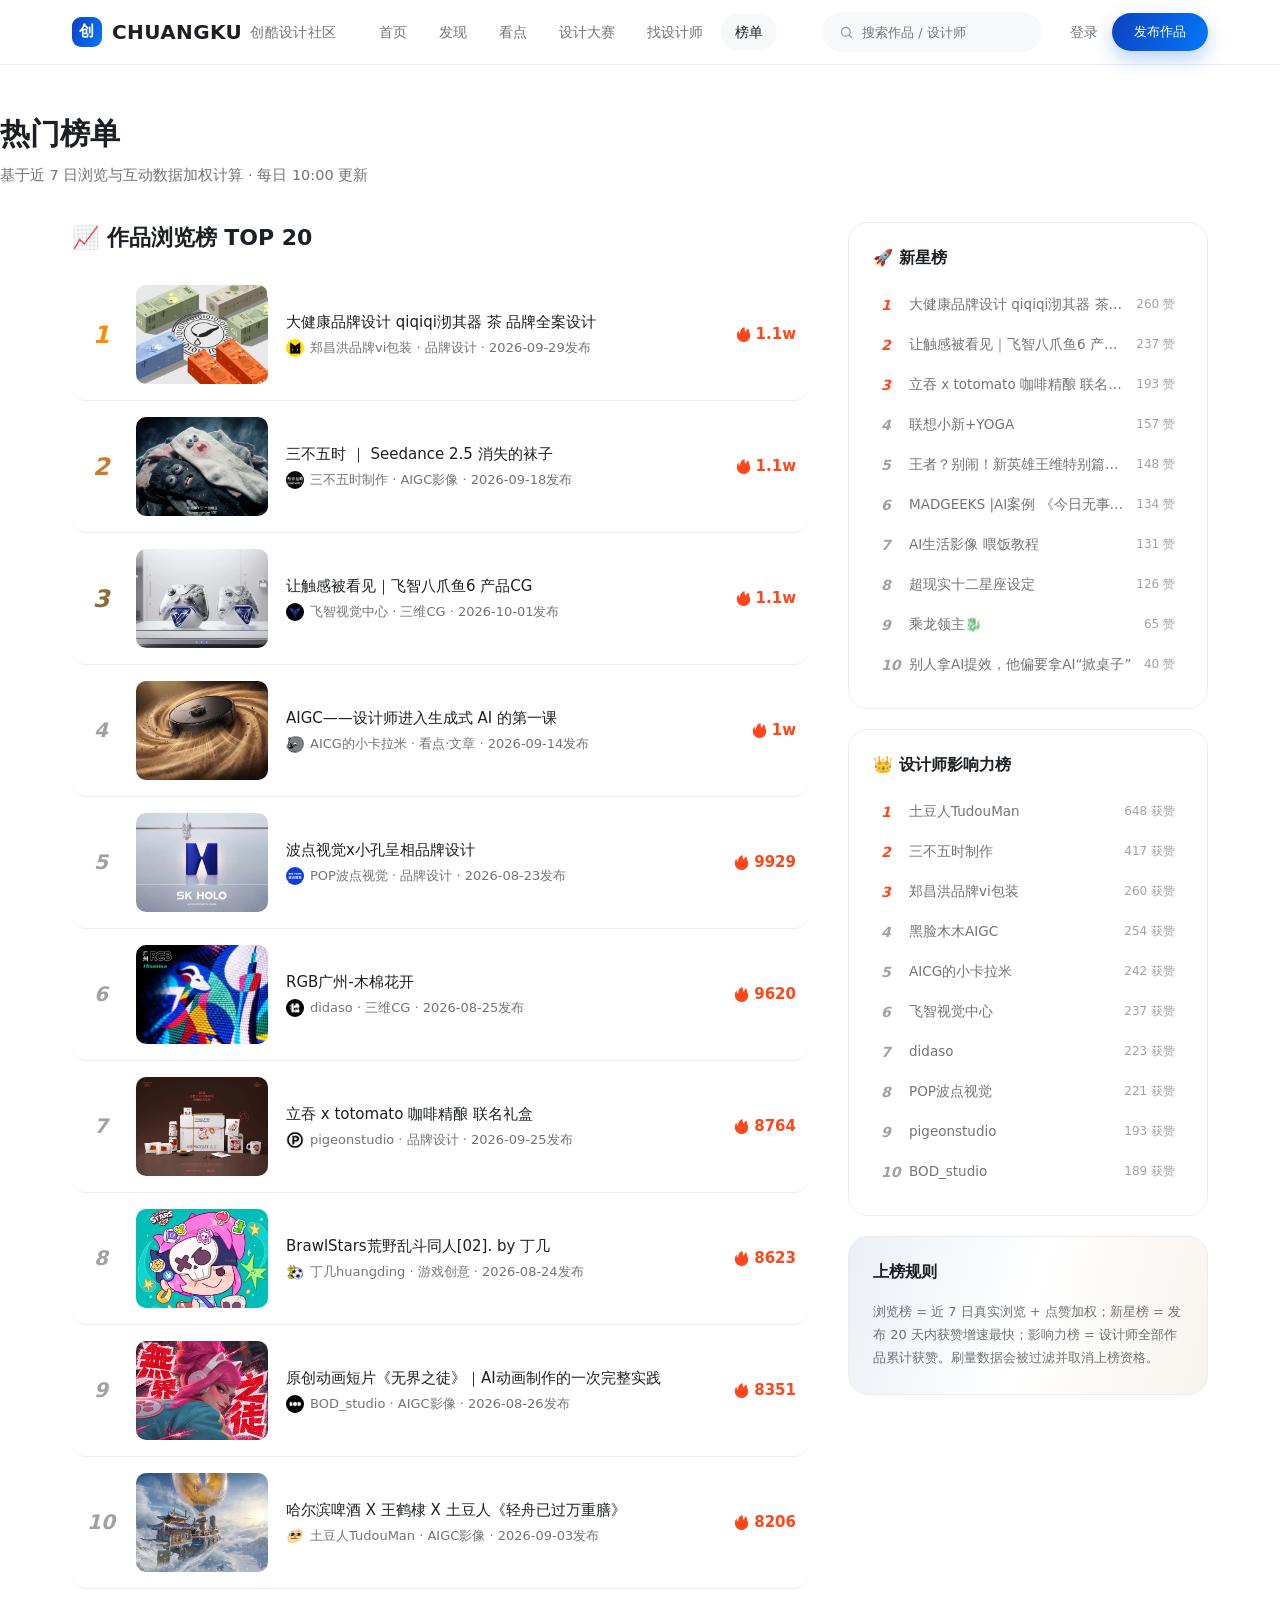
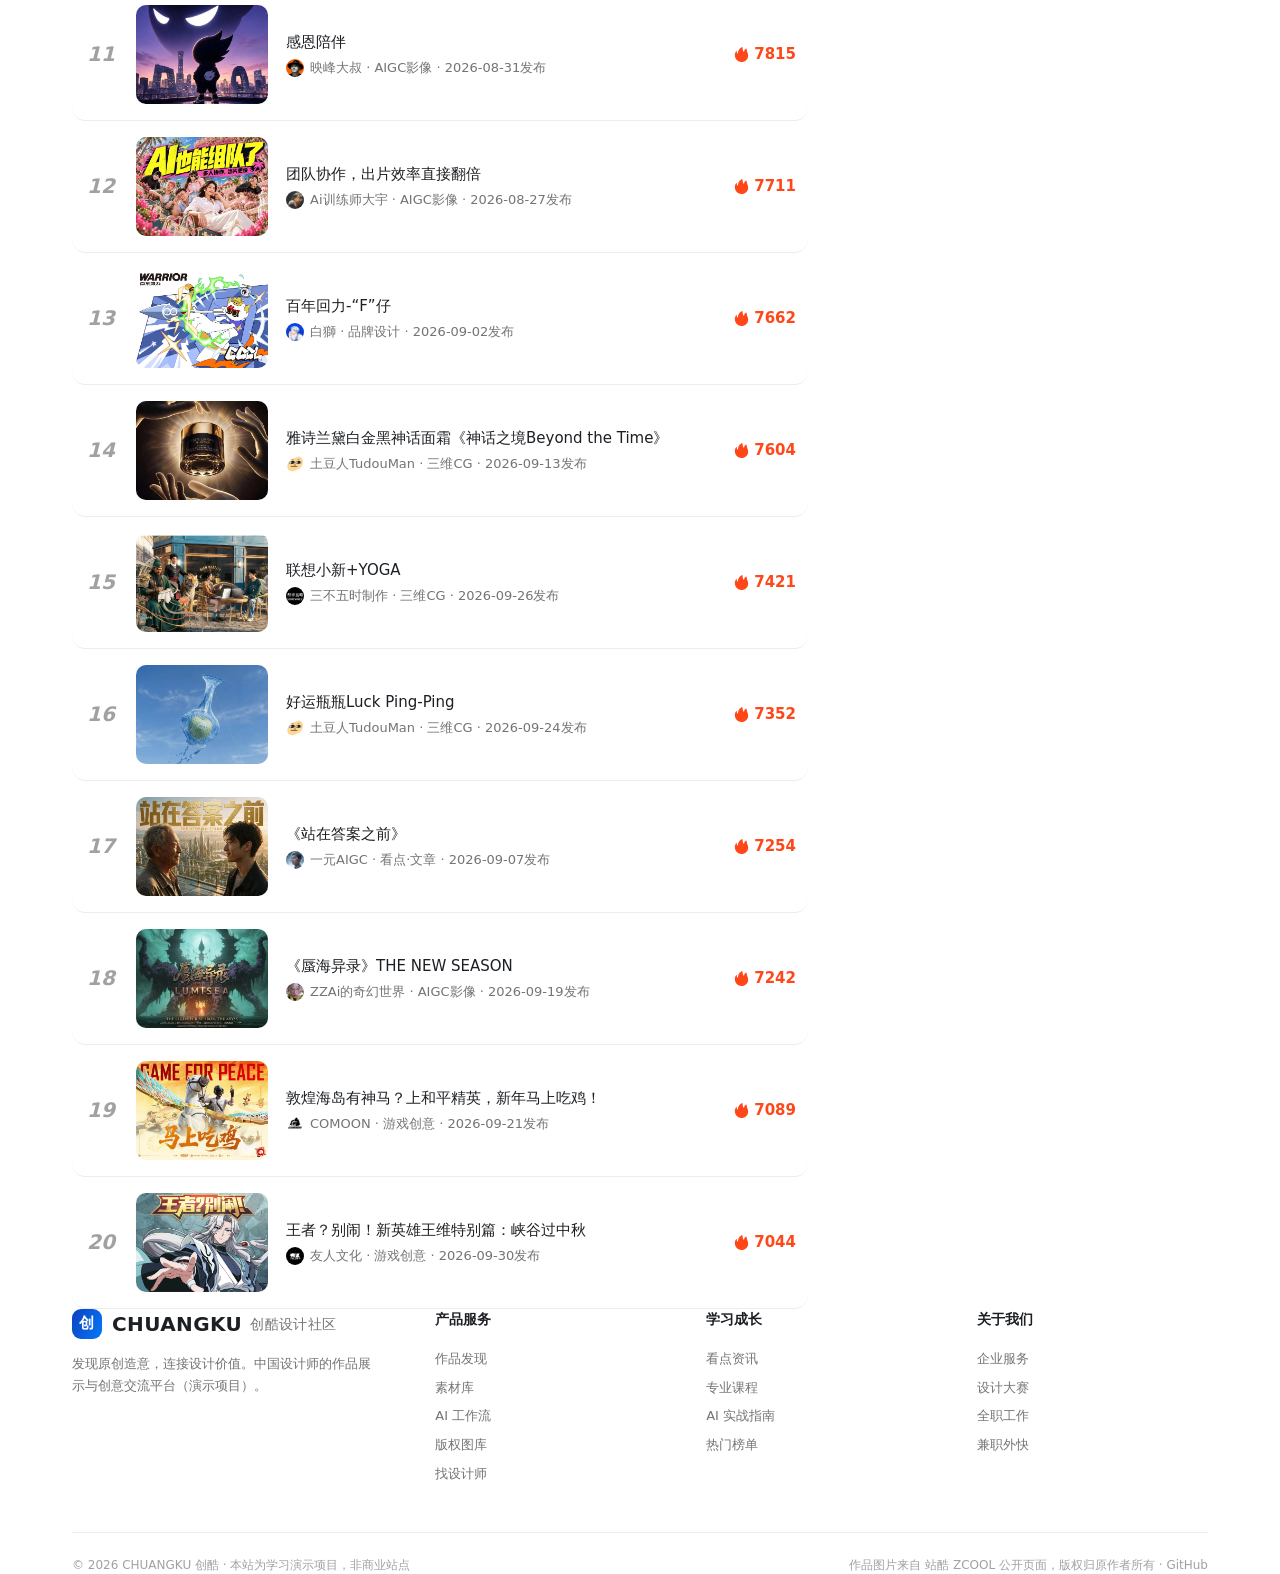
<file: ranking.html>
<!DOCTYPE html>
<html lang="zh-CN">
<head>
<meta charset="UTF-8">
<meta name="viewport" content="width=device-width, initial-scale=1">
<title>热门榜单 · 创酷 CHUANGKU</title>
<meta name="description" content="创酷热门榜单：作品浏览榜 TOP20、新星榜、设计师影响力榜，每日更新。">
<link rel="icon" href="data:image/svg+xml,%3Csvg xmlns='http://www.w3.org/2000/svg' viewBox='0 0 32 32'%3E%3Crect width='32' height='32' rx='9' fill='%230677f9'/%3E%3Ctext x='16' y='22' font-size='17' font-weight='700' text-anchor='middle' fill='%23fff' font-family='PingFang SC,sans-serif'%3E创%3C/text%3E%3C/svg%3E">
<link rel="stylesheet" href="assets/css/main.css">
</head>
<body data-page="ranking">
<div id="site-header"></div>

<div class="container page-head">
  <h2 class="h2">热门榜单</h2>
  <p class="sub">基于近 7 日浏览与互动数据加权计算 · 每日 10:00 更新</p>
</div>

<div class="container" style="padding-top:28px">
  <div class="rank-layout">
    <div>
      <div class="sec-head" style="margin-bottom:16px"><div><h3 class="h3">📈 作品浏览榜 TOP 20</h3></div></div>
      <div class="rank-list" id="rank-list"></div>
    </div>
    <div style="display:flex;flex-direction:column;gap:20px">
      <div class="side-panel">
        <div class="sp-t">🚀 新星榜</div>
        <div class="mini-rank" id="rank-rising"></div>
      </div>
      <div class="side-panel">
        <div class="sp-t">👑 设计师影响力榜</div>
        <div class="mini-rank" id="rank-designers"></div>
      </div>
      <div class="side-panel" style="background:var(--grad-soft)">
        <div class="sp-t">上榜规则</div>
        <p style="font-size:13px;color:var(--ink-2);line-height:1.8">浏览榜 = 近 7 日真实浏览 + 点赞加权；新星榜 = 发布 20 天内获赞增速最快；影响力榜 = 设计师全部作品累计获赞。刷量数据会被过滤并取消上榜资格。</p>
      </div>
    </div>
  </div>
</div>

<div id="site-footer"></div>
<script src="assets/js/works.js"></script>
<script src="assets/js/site-data.js"></script>
<script src="assets/js/main.js"></script>
</body>
</html>
</file>
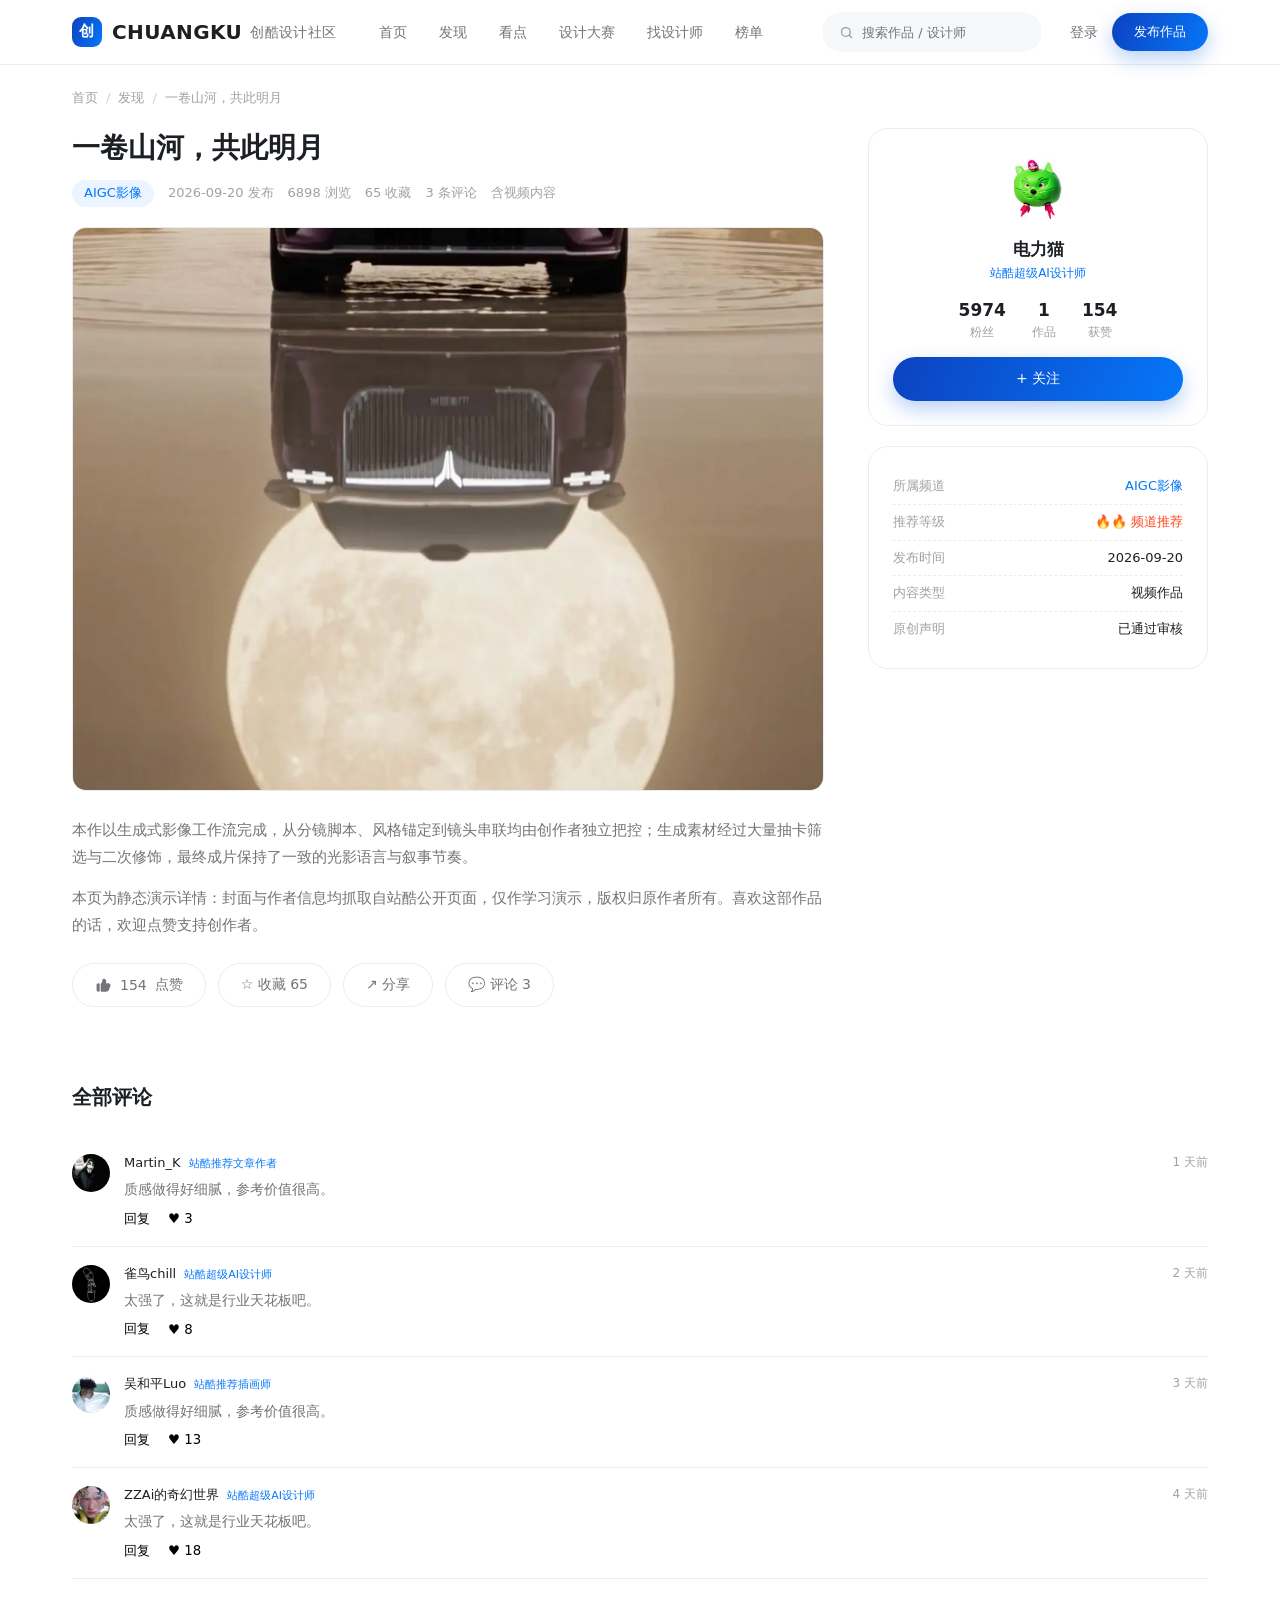
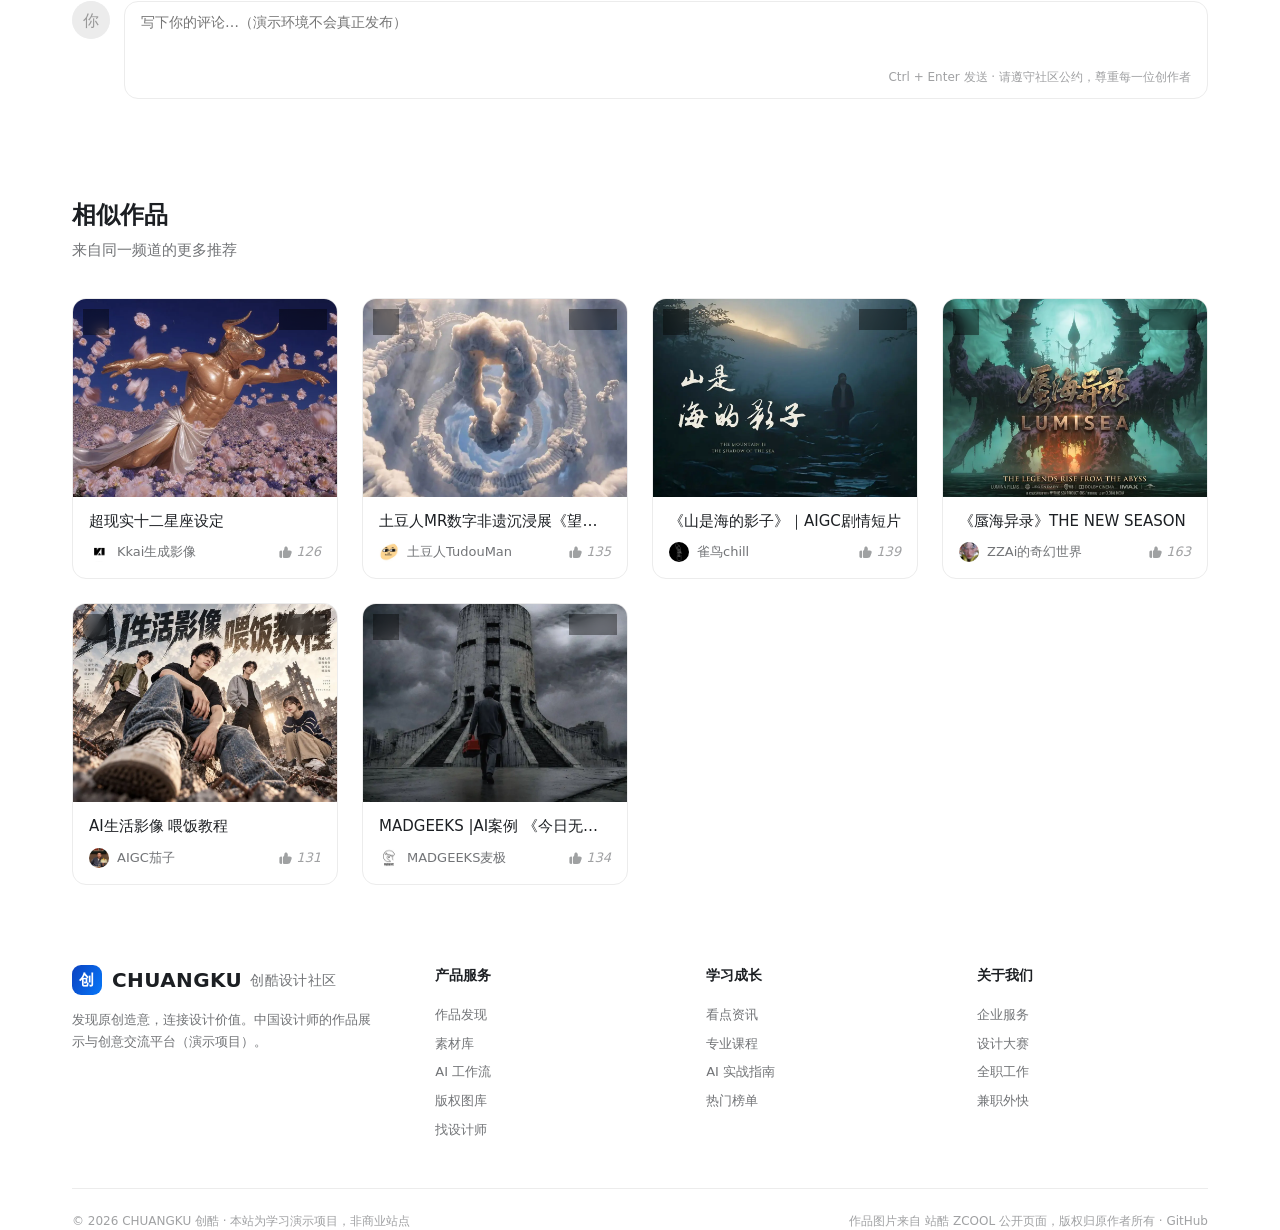
<file: work.html>
<!DOCTYPE html>
<html lang="zh-CN">
<head>
<meta charset="UTF-8">
<meta name="viewport" content="width=device-width, initial-scale=1">
<title>作品详情 · 创酷 CHUANGKU</title>
<meta name="description" content="作品详情页：大图预览、作者信息、点赞收藏与相似作品推荐。">
<link rel="icon" href="data:image/svg+xml,%3Csvg xmlns='http://www.w3.org/2000/svg' viewBox='0 0 32 32'%3E%3Crect width='32' height='32' rx='9' fill='%230677f9'/%3E%3Ctext x='16' y='22' font-size='17' font-weight='700' text-anchor='middle' fill='%23fff' font-family='PingFang SC,sans-serif'%3E创%3C/text%3E%3C/svg%3E">
<link rel="stylesheet" href="assets/css/main.css">
</head>
<body data-page="work">
<div id="site-header"></div>

<div class="container">
  <nav class="crumb"><a href="index.html">首页</a><span class="sep">/</span><a href="discover.html">发现</a><span class="sep">/</span><span id="crumb-here">作品</span></nav>

  <div class="detail-layout" style="padding-bottom:20px">
    <div class="detail-main" id="detail-main"></div>
    <aside class="detail-side" id="detail-side"></aside>
  </div>

  <section class="comments">
    <div class="c-t">全部评论</div>
    <div id="cmt-list"></div>
    <div class="c-input">
      <img src="data:image/svg+xml,%3Csvg xmlns='http://www.w3.org/2000/svg' viewBox='0 0 38 38'%3E%3Crect width='38' height='38' fill='%23ececec'/%3E%3Ctext x='19' y='25' font-size='16' text-anchor='middle' fill='%23999'%3E你%3C/text%3E%3C/svg%3E" alt="">
      <div class="box">
        <textarea placeholder="写下你的评论…（演示环境不会真正发布）"></textarea>
        <div class="hint">Ctrl + Enter 发送 · 请遵守社区公约，尊重每一位创作者</div>
      </div>
    </div>
  </section>

  <section class="sec" style="padding-bottom:80px">
    <div class="sec-head"><div><h2 class="h2" style="font-size:24px">相似作品</h2><p class="sub">来自同一频道的更多推荐</p></div></div>
    <div class="work-grid" id="sim-grid"></div>
  </section>
</div>

<div id="site-footer"></div>
<script src="assets/js/works.js"></script>
<script src="assets/js/site-data.js"></script>
<script src="assets/js/main.js"></script>
</body>
</html>
</file>
<file: assets/css/main.css>
/* ============================================================
   创酷 CHUANGKU · 设计创意社区
   设计语言：源自《网站设计系统逆向提取》sites/01-doubao（Semi Design 底座）
   Token：ink #1c1f23 · dark #0b0e1a · CTA linear-gradient(115deg,#0c42c0,#0677f9)
   Radius 14/20/48/999 · hairline #ececec · display 64/400 · fire #FF471A
   ============================================================ */
:root{
  --ink:#1c1f23;
  --ink-2:rgba(28,31,35,.62);
  --ink-3:rgba(28,31,35,.42);
  --bg:#ffffff;
  --bg-soft:#f7f8fa;
  --bg-dark:#0b0e1a;
  --hairline:#ececec;
  --link:#0677f9;
  --fire:#FF471A;
  --grad:linear-gradient(115deg,#0c42c0,#0677f9);
  --grad-soft:linear-gradient(285deg,#f8f3ee,#ffffff 50%,#ebf0f6);
  --glow:rgba(50,105,196,.78);
  --r-media:14px;
  --r-md:20px;
  --r-lg:48px;
  --r-pill:999px;
  --sh-card:0 20px 30px rgba(74,90,110,.12);
  --sh-card-sm:0 16px 28px rgba(37,50,59,.12);
  --sh-glass:inset 0 0 3px rgba(255,255,255,.1),0 24px 32px rgba(0,0,0,.35);
  --page-x:72px;
  --header-h:64px;
  --font:-apple-system,BlinkMacSystemFont,"PingFang SC","Hiragino Sans GB","Microsoft YaHei",ui-sans-serif,system-ui,sans-serif;
}
*{margin:0;padding:0;box-sizing:border-box}
html{scroll-behavior:smooth}
body{font-family:var(--font);color:var(--ink);background:var(--bg);font-size:14px;line-height:1.43;-webkit-font-smoothing:antialiased}
a{color:inherit;text-decoration:none}
img{display:block;max-width:100%}
button{font-family:inherit;cursor:pointer;border:none;background:none}
input,select,textarea{font-family:inherit;font-size:14px;color:var(--ink)}
.container{max-width:1440px;margin:0 auto;padding:0 var(--page-x)}
@media(max-width:1200px){:root{--page-x:40px}}
@media(max-width:800px){:root{--page-x:20px}}

/* ---------- 通用文字 ---------- */
.h-display{font-size:64px;font-weight:400;line-height:1.5;letter-spacing:-.01em}
.h2{font-size:32px;font-weight:600;line-height:1.4}
.h3{font-size:22px;font-weight:600}
.sec{padding:100px 0 60px}
.sec-head{display:flex;align-items:flex-end;justify-content:space-between;gap:24px;margin-bottom:36px}
.sec-head .sub{color:var(--ink-2);margin-top:8px;font-size:15px}
.more-link{display:inline-flex;align-items:center;gap:6px;color:var(--ink-2);font-size:14px;white-space:nowrap;padding-bottom:4px;transition:color .2s}
.more-link:hover{color:var(--link)}
@media(max-width:800px){.h-display{font-size:36px}.h2{font-size:24px}.sec{padding:60px 0 40px}}

/* ---------- 按钮 ---------- */
.btn{display:inline-flex;align-items:center;justify-content:center;gap:8px;border-radius:var(--r-pill);font-size:14px;font-weight:500;padding:0 28px;height:44px;transition:all .2s;white-space:nowrap}
.btn-primary{background:var(--grad);color:#fff;box-shadow:0 8px 20px rgba(6,90,225,.28)}
.btn-primary:hover{filter:brightness(1.08);transform:translateY(-1px)}
.btn-ghost{color:#fff;border:1px solid rgba(255,255,255,.35)}
.btn-ghost:hover{border-color:#fff;background:rgba(255,255,255,.08)}
.btn-line{border:1px solid var(--hairline);color:var(--ink);background:#fff}
.btn-line:hover{border-color:var(--ink)}
.btn-lg{height:54px;padding:0 36px;font-size:16px}
.btn-sm{height:34px;padding:0 18px;font-size:13px}

/* ---------- 导航 ---------- */
.site-header{position:sticky;top:0;z-index:100;background:rgba(255,255,255,.88);backdrop-filter:blur(18px);-webkit-backdrop-filter:blur(18px);border-bottom:1px solid var(--hairline);transition:background .3s}
.site-header .hd-inner{height:var(--header-h);display:flex;align-items:center;gap:28px}
.logo{display:flex;align-items:center;gap:10px;font-size:20px;font-weight:600;letter-spacing:.02em;flex-shrink:0}
.logo .logo-mark{width:30px;height:30px;border-radius:9px;background:var(--grad);display:grid;place-items:center;color:#fff;font-size:15px;font-weight:700}
.logo .logo-cn{font-size:14px;font-weight:400;color:var(--ink-2);margin-left:-2px}
.nav{display:flex;align-items:center;gap:4px;flex:1}
.nav a{padding:8px 14px;border-radius:var(--r-pill);font-size:14px;color:var(--ink-2);transition:all .2s}
.nav a:hover{color:var(--ink);background:var(--bg-soft)}
.nav a.active{color:var(--ink);font-weight:500;background:var(--bg-soft)}
.hd-search{display:flex;align-items:center;gap:8px;background:var(--bg-soft);border:1px solid transparent;border-radius:var(--r-pill);height:40px;padding:0 8px 0 16px;width:220px;transition:all .2s}
.hd-search:focus-within{border-color:var(--link);background:#fff;width:260px}
.hd-search svg{flex-shrink:0;color:var(--ink-3)}
.hd-search input{border:none;outline:none;background:transparent;width:100%;font-size:13px}
.hd-actions{display:flex;align-items:center;gap:14px;flex-shrink:0}
.hd-login{font-size:14px;color:var(--ink-2)}
.hd-login:hover{color:var(--ink)}
.menu-toggle{display:none;width:40px;height:40px;border-radius:10px;place-items:center;color:var(--ink)}
.nav-mobile{display:none}
@media(max-width:960px){
  .nav{display:none}
  .nav-mobile.open{display:flex;position:absolute;top:var(--header-h);left:0;right:0;background:#fff;border-bottom:1px solid var(--hairline);flex-direction:column;align-items:stretch;padding:12px var(--page-x) 20px;gap:2px;z-index:220}
  .nav-mobile a{padding:12px 14px;font-size:15px}
  .hd-search{display:none}
  .menu-toggle{display:grid}
  .btn-publish{display:none}
  .site-header .hd-inner{gap:10px;justify-content:space-between}
  .logo{font-size:17px}
  .logo .logo-cn{display:none}
  .logo .logo-mark{width:26px;height:26px;border-radius:8px;font-size:13px}
  .hd-login{font-size:13px}
}

/* 暗色 hero 上的胶囊导航（豆包 NAV-001） */
.header-dark{position:absolute;top:20px;left:0;right:0;z-index:50;background:transparent;border-bottom:none}
.header-dark .hd-wrap{max-width:1360px;margin:0 auto;padding:0 40px;display:flex;justify-content:center}
.header-dark .hd-inner{background:rgba(0,0,0,.42);backdrop-filter:blur(20px);-webkit-backdrop-filter:blur(20px);border:1px solid rgba(255,255,255,.12);border-radius:var(--r-pill);box-shadow:var(--sh-glass);height:56px;padding:0 10px 0 24px;gap:20px}
.header-dark .logo{color:#fff}
.header-dark .logo .logo-cn{color:rgba(255,255,255,.6)}
.header-dark .nav a{color:rgba(255,255,255,.66)}
.header-dark .nav a:hover{color:#fff;background:rgba(255,255,255,.1)}
.header-dark .nav a.active{color:#fff;background:rgba(255,255,255,.14)}
.header-dark .hd-login{color:rgba(255,255,255,.66)}
.header-dark .hd-login:hover{color:#fff}
.header-dark .menu-toggle{color:#fff}
@media(max-width:960px){
  .header-dark .hd-wrap{padding:0 20px}
  .header-dark .nav-mobile.open{top:88px;left:16px;right:16px;background:#16181f;border-bottom:none;border-radius:20px;box-shadow:var(--sh-glass)}
}

/* ---------- Hero（暗色 · 豆包 HERO-001） ---------- */
.hero{position:relative;background:var(--bg-dark);color:#fff;overflow:hidden;padding:170px 0 90px}
.hero::before{content:"";position:absolute;left:50%;bottom:-340px;transform:translateX(-50%);width:1200px;height:640px;border-radius:50%;background:radial-gradient(closest-side,var(--glow),rgba(11,44,108,.58) 55%,transparent 75%);filter:blur(40px);pointer-events:none}
.hero::after{content:"";position:absolute;inset:0;background:url("data:image/svg+xml,%3Csvg xmlns='http://www.w3.org/2000/svg' width='120' height='120'%3E%3Ccircle cx='1' cy='1' r='.7' fill='rgba(255,255,255,.12)'/%3E%3C/svg%3E");pointer-events:none}
.hero .container{position:relative;z-index:2;display:grid;grid-template-columns:1.1fr .9fr;gap:60px;align-items:center}
.hero h1{font-size:64px;font-weight:400;line-height:1.5}
.hero h1 .em{background:var(--grad);-webkit-background-clip:text;background-clip:text;color:transparent;font-weight:600}
.hero .hero-sub{margin-top:22px;font-size:17px;color:rgba(255,255,255,.6);max-width:520px;line-height:1.6}
.hero-search{margin-top:34px;display:flex;align-items:center;background:rgba(255,255,255,.08);border:1px solid rgba(255,255,255,.2);border-radius:var(--r-pill);height:60px;padding:6px 6px 6px 24px;max-width:560px;backdrop-filter:blur(10px)}
.hero-search input{flex:1;border:none;outline:none;background:transparent;color:#fff;font-size:15px}
.hero-search input::placeholder{color:rgba(255,255,255,.4)}
.hero-search .search-go{height:48px;border-radius:var(--r-pill);background:var(--grad);color:#fff;font-size:15px;font-weight:500;padding:0 30px;display:inline-flex;align-items:center}
.hero-tags{margin-top:18px;display:flex;flex-wrap:wrap;gap:10px;align-items:center;font-size:13px;color:rgba(255,255,255,.5)}
.hero-tags a{padding:6px 14px;border-radius:var(--r-pill);border:1px solid rgba(255,255,255,.18);color:rgba(255,255,255,.66);transition:all .2s}
.hero-tags a:hover{color:#fff;border-color:rgba(255,255,255,.5)}
.hero-stats{margin-top:44px;display:flex;gap:48px}
.hero-stats .num{font-size:30px;font-weight:600}
.hero-stats .num em{font-style:normal;font-size:14px;font-weight:400;color:rgba(255,255,255,.55);margin-left:2px}
.hero-stats .lbl{margin-top:4px;font-size:13px;color:rgba(255,255,255,.5)}
/* hero 右侧作品拼贴 */
.hero-collage{position:relative;height:460px}
.hero-collage .tile{position:absolute;border-radius:var(--r-media);overflow:hidden;box-shadow:var(--sh-glass);border:1px solid rgba(255,255,255,.12);transition:transform .4s ease}
.hero-collage .tile img{width:100%;height:100%;object-fit:cover}
.hero-collage .tile:hover{transform:translateY(-8px) rotate(0deg)!important}
.hero-collage .t1{width:64%;aspect-ratio:4/3;left:0;top:6%;transform:rotate(-3deg);z-index:3}
.hero-collage .t2{width:44%;aspect-ratio:4/3;right:0;top:0;transform:rotate(2.5deg);z-index:2}
.hero-collage .t3{width:46%;aspect-ratio:4/3;right:4%;bottom:0;transform:rotate(-2deg);z-index:2}
.hero-collage .t4{width:38%;aspect-ratio:1/1;left:8%;bottom:2%;transform:rotate(3deg);z-index:4}
.hero-collage .tile .cap{position:absolute;left:10px;bottom:10px;right:10px;background:rgba(0,0,0,.45);backdrop-filter:blur(6px);border-radius:10px;padding:6px 12px;font-size:12px;color:rgba(255,255,255,.85);display:flex;justify-content:space-between;gap:8px}
.hero-collage .cap .lk{color:#fff;font-weight:600}
@media(max-width:960px){
  .hero{padding:140px 0 60px}
  .hero .container{grid-template-columns:1fr;gap:40px}
  .hero h1{font-size:38px}
  .hero-collage{height:300px}
  .hero-stats{gap:28px;flex-wrap:wrap}
}

/* ---------- 推荐等级（三火体系） ---------- */
.tier-strip{display:grid;grid-template-columns:repeat(3,1fr);gap:20px}
.tier-card{background:var(--grad-soft);border:1px solid var(--hairline);border-radius:var(--r-md);padding:26px 28px;display:flex;gap:18px;align-items:flex-start;box-shadow:var(--sh-card-sm)}
.tier-card .flames{display:flex;gap:2px;padding-top:3px}
.tier-card .flames svg{width:20px;height:20px;fill:var(--fire)}
.tier-card .t-name{font-size:16px;font-weight:600}
.tier-card .t-desc{margin-top:6px;font-size:13px;color:var(--ink-2);line-height:1.55}
@media(max-width:800px){.tier-strip{grid-template-columns:1fr}}

/* ---------- 分类宫格 ---------- */
.cat-grid{display:grid;grid-template-columns:repeat(5,1fr);gap:16px}
.cat-item{display:flex;flex-direction:column;gap:12px;align-items:center;padding:26px 12px;border:1px solid var(--hairline);border-radius:var(--r-md);background:#fff;transition:all .25s}
.cat-item:hover{border-color:rgba(6,119,249,.45);box-shadow:var(--sh-card-sm);transform:translateY(-3px)}
.cat-item .ic{width:46px;height:46px;border-radius:13px;display:grid;place-items:center;font-size:22px;background:var(--bg-soft)}
.cat-item .nm{font-size:14px;font-weight:500}
.cat-item .ct{font-size:12px;color:var(--ink-3)}
@media(max-width:960px){.cat-grid{grid-template-columns:repeat(3,1fr)}}
@media(max-width:560px){.cat-grid{grid-template-columns:repeat(2,1fr)}}

/* ---------- 筛选 Tabs ---------- */
.filter-bar{display:flex;align-items:center;gap:8px;flex-wrap:wrap;margin-bottom:28px}
.filter-bar .tab{padding:9px 20px;border-radius:var(--r-pill);font-size:14px;color:var(--ink-2);border:1px solid transparent;transition:all .2s}
.filter-bar .tab:hover{color:var(--ink);background:var(--bg-soft)}
.filter-bar .tab.active{background:var(--ink);color:#fff;font-weight:500}
.filter-bar .spacer{flex:1}
.filter-bar .count{font-size:13px;color:var(--ink-3)}

/* ---------- 作品卡（4:3 网格 · 站酷样式） ---------- */
.work-grid{display:grid;grid-template-columns:repeat(4,1fr);gap:24px}
@media(max-width:1200px){.work-grid{grid-template-columns:repeat(3,1fr)}}
@media(max-width:800px){.work-grid{grid-template-columns:repeat(2,1fr);gap:14px}}
.wcard{border-radius:var(--r-media);background:#fff;border:1px solid var(--hairline);overflow:hidden;transition:all .25s;display:block}
.wcard:hover{box-shadow:var(--sh-card);transform:translateY(-4px);border-color:transparent}
.wcard .cover{position:relative;aspect-ratio:4/3;overflow:hidden;background:var(--bg-soft)}
.wcard .cover img{width:100%;height:100%;object-fit:cover;transition:transform .4s ease}
.wcard:hover .cover img{transform:scale(1.04)}
.wcard .cover .typebox{position:absolute;top:10px;left:10px;width:26px;height:26px;border-radius:50%;background:rgba(0,0,0,.4);backdrop-filter:blur(6px);display:grid;place-items:center;color:#fff}
.wcard .cover .typebox svg{width:14px;height:14px}
.wcard .badge{position:absolute;top:10px;right:10px;display:inline-flex;align-items:center;gap:2px;background:rgba(0,0,0,.4);backdrop-filter:blur(6px);border-radius:var(--r-pill);padding:4px 10px}
.wcard .badge svg{width:13px;height:13px;fill:var(--fire)}
.wcard .body{padding:14px 16px 16px}
.wcard .wt{font-size:15px;font-weight:500;line-height:1.45;display:-webkit-box;-webkit-line-clamp:1;-webkit-box-orient:vertical;overflow:hidden}
.wcard:hover .wt{color:var(--link)}
.wcard .meta{margin-top:10px;display:flex;align-items:center;gap:8px}
.wcard .meta img{width:20px;height:20px;border-radius:50%;object-fit:cover;background:var(--bg-soft)}
.wcard .meta .au{font-size:13px;color:var(--ink-2);overflow:hidden;text-overflow:ellipsis;white-space:nowrap;flex:1}
.wcard .meta .ops{display:flex;align-items:center;gap:3px;font-size:13px;color:var(--ink-3)}
.wcard .meta .ops svg{width:15px;height:15px}
.wcard .meta .lked{color:var(--fire)}
.grid-more{margin-top:40px;text-align:center}

/* ---------- 发现页布局（侧栏+内容） ---------- */
.disc-layout{display:grid;grid-template-columns:200px 1fr;gap:40px;align-items:start}
.disc-side{position:sticky;top:calc(var(--header-h) + 20px);display:flex;flex-direction:column;gap:2px;border-right:1px solid var(--hairline);padding-right:20px}
.disc-side a{padding:11px 16px;border-radius:10px;font-size:14px;color:var(--ink-2);display:flex;justify-content:space-between;align-items:center}
.disc-side a:hover{background:var(--bg-soft);color:var(--ink)}
.disc-side a.active{background:var(--grad);color:#fff;font-weight:500}
.disc-side a .n{font-size:12px;opacity:.55}
@media(max-width:960px){.disc-layout{grid-template-columns:1fr}.disc-side{position:static;flex-direction:row;flex-wrap:wrap;border:none;padding:0;gap:8px}.disc-side a{padding:8px 16px;border:1px solid var(--hairline);border-radius:var(--r-pill)}}

/* ---------- 看点文章 ---------- */
.art-grid{display:grid;grid-template-columns:repeat(3,1fr);gap:24px}
@media(max-width:960px){.art-grid{grid-template-columns:repeat(2,1fr)}}
@media(max-width:640px){.art-grid{grid-template-columns:1fr}}
.acard{border:1px solid var(--hairline);border-radius:var(--r-md);overflow:hidden;background:#fff;transition:all .25s;display:flex;flex-direction:column}
.acard:hover{box-shadow:var(--sh-card);transform:translateY(-4px)}
.acard .cover{aspect-ratio:16/9;overflow:hidden;background:var(--bg-soft)}
.acard .cover img{width:100%;height:100%;object-fit:cover;transition:transform .4s}
.acard:hover .cover img{transform:scale(1.04)}
.acard .body{padding:20px 22px 22px;flex:1;display:flex;flex-direction:column}
.acard .a-cat{font-size:12px;color:var(--link);font-weight:500}
.acard .a-title{margin-top:8px;font-size:17px;font-weight:600;line-height:1.5;display:-webkit-box;-webkit-line-clamp:2;-webkit-box-orient:vertical;overflow:hidden}
.acard .a-abs{margin-top:10px;font-size:13px;color:var(--ink-2);line-height:1.6;display:-webkit-box;-webkit-line-clamp:2;-webkit-box-orient:vertical;overflow:hidden;flex:1}
.acard .a-meta{margin-top:16px;display:flex;align-items:center;gap:8px;font-size:12px;color:var(--ink-3)}
.acard .a-meta img{width:20px;height:20px;border-radius:50%;object-fit:cover}

/* ---------- 大赛活动 ---------- */
.event-grid{display:grid;grid-template-columns:repeat(3,1fr);gap:24px}
@media(max-width:960px){.event-grid{grid-template-columns:1fr}}
.ecard{position:relative;border-radius:var(--r-md);overflow:hidden;aspect-ratio:16/9.5;border:1px solid var(--hairline);display:block;transition:all .25s;background:var(--bg-soft)}
.ecard:hover{box-shadow:var(--sh-card);transform:translateY(-4px)}
.ecard img{width:100%;height:100%;object-fit:cover}
.ecard .veil{position:absolute;inset:0;background:linear-gradient(180deg,rgba(11,14,26,0) 30%,rgba(11,14,26,.82) 100%)}
.ecard .ebody{position:absolute;left:0;right:0;bottom:0;padding:20px 22px;color:#fff}
.ecard .e-tag{position:absolute;top:14px;left:14px;background:var(--grad);color:#fff;font-size:12px;font-weight:500;padding:5px 12px;border-radius:var(--r-pill)}
.ecard .e-tag.end{background:rgba(0,0,0,.5)}
.ecard .e-name{font-size:18px;font-weight:600;line-height:1.4}
.ecard .e-info{margin-top:8px;font-size:12.5px;color:rgba(255,255,255,.72);display:flex;gap:14px;flex-wrap:wrap}
.timeline{border-left:2px solid var(--hairline);margin-left:8px;padding-left:28px;display:flex;flex-direction:column;gap:26px}
.tl-item{position:relative}
.tl-item::before{content:"";position:absolute;left:-35px;top:5px;width:12px;height:12px;border-radius:50%;background:#fff;border:3px solid var(--link)}
.tl-item .tl-date{font-size:12px;color:var(--link);font-weight:500}
.tl-item .tl-t{margin-top:4px;font-size:16px;font-weight:600}
.tl-item .tl-d{margin-top:4px;font-size:13px;color:var(--ink-2);line-height:1.6;max-width:640px}

/* ---------- 设计师卡 ---------- */
.des-grid{display:grid;grid-template-columns:repeat(3,1fr);gap:24px}
@media(max-width:960px){.des-grid{grid-template-columns:repeat(2,1fr)}}
@media(max-width:600px){.des-grid{grid-template-columns:1fr}}
.dcard{border:1px solid var(--hairline);border-radius:var(--r-md);padding:24px;background:#fff;transition:all .25s;display:flex;flex-direction:column}
.dcard:hover{box-shadow:var(--sh-card);transform:translateY(-4px)}
.dcard .d-top{display:flex;gap:14px;align-items:center}
.dcard .d-av{width:56px;height:56px;border-radius:50%;object-fit:cover;background:var(--bg-soft);border:2px solid #fff;box-shadow:0 0 0 1px var(--hairline)}
.dcard .d-nm{font-size:16px;font-weight:600}
.dcard .d-honor{margin-top:4px;font-size:12px;color:var(--link)}
.dcard .d-meta{margin-top:14px;display:flex;gap:20px;font-size:13px;color:var(--ink-2)}
.dcard .d-meta b{color:var(--ink);font-weight:600}
.dcard .d-fields{margin-top:12px;display:flex;gap:8px;flex-wrap:wrap}
.dcard .f{font-size:12px;color:var(--ink-2);background:var(--bg-soft);padding:4px 12px;border-radius:var(--r-pill)}
.dcard .d-works{margin-top:16px;display:grid;grid-template-columns:repeat(3,1fr);gap:6px}
.dcard .d-works a{aspect-ratio:4/3;border-radius:8px;overflow:hidden;background:var(--bg-soft)}
.dcard .d-works img{width:100%;height:100%;object-fit:cover;transition:transform .3s}
.dcard .d-works a:hover img{transform:scale(1.06)}
.dcard .d-foot{margin-top:16px;display:flex;gap:10px}
.dcard .d-foot .btn{flex:1;height:38px;font-size:13px}
.btn-followed{background:var(--bg-soft)!important;color:var(--ink-2)!important;box-shadow:none!important}

/* ---------- 榜单 ---------- */
.rank-layout{display:grid;grid-template-columns:1fr 360px;gap:40px;align-items:start}
@media(max-width:960px){.rank-layout{grid-template-columns:1fr}}
.rank-list{display:flex;flex-direction:column}
.rank-row{display:flex;align-items:center;gap:18px;padding:16px 12px;border-radius:var(--r-media);transition:background .2s;border-bottom:1px solid var(--hairline)}
.rank-row:hover{background:var(--bg-soft)}
.rank-row .no{width:34px;font-size:20px;font-weight:700;color:var(--ink-3);text-align:center;flex-shrink:0;font-style:italic}
.rank-row.top1 .no,.rank-row.top2 .no,.rank-row.top3 .no{font-size:24px}
.rank-row.top1 .no{color:#FF8A00}.rank-row.top2 .no{color:#C77D2B}.rank-row.top3 .no{color:#8A6D3B}
.rank-row .thumb{width:132px;aspect-ratio:4/3;border-radius:10px;overflow:hidden;flex-shrink:0;background:var(--bg-soft)}
.rank-row .thumb img{width:100%;height:100%;object-fit:cover}
.rank-row .r-info{flex:1;min-width:0}
.rank-row .r-t{display:block;font-size:15px;font-weight:500;overflow:hidden;text-overflow:ellipsis;white-space:nowrap}
.rank-row .r-a{margin-top:6px;display:flex;align-items:center;gap:6px;font-size:13px;color:var(--ink-2)}
.rank-row .r-a img{width:18px;height:18px;border-radius:50%;object-fit:cover}
.rank-row .r-hot{display:flex;align-items:center;gap:5px;color:var(--fire);font-size:15px;font-weight:600;flex-shrink:0}
.rank-row .r-hot svg{width:15px;height:15px;fill:var(--fire)}
.side-panel{border:1px solid var(--hairline);border-radius:var(--r-md);padding:24px;background:#fff}
.side-panel .sp-t{font-size:16px;font-weight:600;margin-bottom:16px}
.mini-rank{display:flex;flex-direction:column;gap:2px}
.mini-rank a{display:flex;align-items:center;gap:10px;padding:9px 8px;border-radius:10px;font-size:13.5px}
.mini-rank a:hover{background:var(--bg-soft)}
.mini-rank .no{width:18px;font-weight:700;font-style:italic;color:var(--ink-3);font-size:14px}
.mini-rank .no.hot{color:var(--fire)}
.mini-rank .t{flex:1;overflow:hidden;text-overflow:ellipsis;white-space:nowrap;color:var(--ink-2)}
.mini-rank .v{font-size:12px;color:var(--ink-3)}
@media(max-width:640px){
  .rank-layout{gap:24px}
  .rank-layout>*{min-width:0}
  .rank-row{gap:12px;padding:14px 8px}
  .rank-row .thumb{width:96px}
  .rank-row .r-info{min-width:0;overflow:hidden}
  .rank-row .r-a{display:block;font-size:12px;line-height:1.5}
  .rank-row .r-a img{display:inline-block;vertical-align:-4px;margin-right:4px}
  .rank-row .r-hot{font-size:13px}
  .side-panel{padding:18px}
}

/* ---------- 详情页 ---------- */
.crumb{display:flex;align-items:center;gap:8px;font-size:13px;color:var(--ink-3);padding:24px 0 20px;flex-wrap:wrap}
.crumb a:hover{color:var(--link)}
.crumb .sep{color:var(--ink-3);opacity:.5}
.detail-layout{display:grid;grid-template-columns:1fr 340px;gap:44px;align-items:start}
@media(max-width:960px){.detail-layout{grid-template-columns:1fr}}
.detail-main .d-title{font-size:28px;font-weight:600;line-height:1.45}
.detail-main .d-sub{margin-top:12px;display:flex;align-items:center;gap:14px;flex-wrap:wrap;font-size:13px;color:var(--ink-3)}
.detail-main .d-sub .cat-link{color:var(--link);background:rgba(6,119,249,.08);padding:4px 12px;border-radius:var(--r-pill);font-weight:500}
.detail-cover{margin-top:20px;border-radius:var(--r-media);overflow:hidden;border:1px solid var(--hairline);background:var(--bg-soft)}
.detail-cover img{width:100%}
.detail-body{margin-top:26px;font-size:15px;line-height:1.8;color:var(--ink-2)}
.detail-body p{margin-bottom:14px}
.action-rail{margin-top:24px;display:flex;gap:12px;flex-wrap:wrap}
.act-btn{display:inline-flex;align-items:center;gap:8px;height:44px;padding:0 22px;border-radius:var(--r-pill);border:1px solid var(--hairline);font-size:14px;color:var(--ink-2);background:#fff;transition:all .2s}
.act-btn:hover{border-color:var(--ink);color:var(--ink)}
.act-btn svg{width:17px;height:17px}
.act-btn.liked{color:var(--fire);border-color:rgba(255,71,26,.4);background:rgba(255,71,26,.05)}
.act-btn.liked svg{fill:var(--fire)}
.detail-side{position:sticky;top:calc(var(--header-h) + 20px);display:flex;flex-direction:column;gap:20px}
.author-card{border:1px solid var(--hairline);border-radius:var(--r-md);padding:24px;background:#fff;text-align:center}
.author-card img.big-av{width:72px;height:72px;border-radius:50%;margin:0 auto;object-fit:cover;background:var(--bg-soft)}
.author-card .a-nm{margin-top:12px;font-size:17px;font-weight:600}
.author-card .a-honor{margin-top:4px;font-size:12px;color:var(--link)}
.author-card .a-stats{margin-top:16px;display:flex;justify-content:center;gap:26px;font-size:12px;color:var(--ink-3)}
.author-card .a-stats b{display:block;font-size:17px;color:var(--ink);font-weight:600;margin-bottom:2px}
.author-card .btn{margin-top:16px;width:100%}
.info-panel{border:1px solid var(--hairline);border-radius:var(--r-md);padding:22px 24px;background:#fff}
.info-panel .row{display:flex;justify-content:space-between;font-size:13px;padding:8px 0;border-bottom:1px dashed var(--hairline)}
.info-panel .row:last-child{border:none}
.info-panel .row .k{color:var(--ink-3)}
/* 评论区 */
.comments{margin-top:56px}
.comments .c-t{font-size:20px;font-weight:600;margin-bottom:24px}
.comment{display:flex;gap:14px;padding:18px 0;border-bottom:1px solid var(--hairline)}
.comment img{width:38px;height:38px;border-radius:50%;object-fit:cover;background:var(--bg-soft);flex-shrink:0}
.comment .c-body{flex:1}
.comment .c-a{font-size:13px;font-weight:500}
.comment .c-a .honor{margin-left:8px;font-size:11px;color:var(--link);font-weight:400}
.comment .c-a time{float:right;font-size:12px;color:var(--ink-3);font-weight:400}
.comment .c-txt{margin-top:6px;font-size:14px;line-height:1.65;color:var(--ink-2)}
.comment .c-ops{margin-top:8px;display:flex;gap:18px;font-size:12px;color:var(--ink-3)}
.comment .c-ops button:hover{color:var(--link)}
.c-input{display:flex;gap:14px;margin-top:22px}
.c-input img{width:38px;height:38px;border-radius:50%;background:var(--bg-soft)}
.c-input .box{flex:1;border:1px solid var(--hairline);border-radius:var(--r-media);padding:12px 16px;transition:border .2s}
.c-input .box:focus-within{border-color:var(--link)}
.c-input textarea{width:100%;border:none;outline:none;resize:none;font-size:14px;min-height:44px}
.c-input .hint{font-size:12px;color:var(--ink-3);text-align:right;margin-top:6px}

/* ---------- 发布页 ---------- */
.pub-layout{display:grid;grid-template-columns:1fr 320px;gap:44px;align-items:start;max-width:1200px;margin:0 auto}
@media(max-width:960px){.pub-layout{grid-template-columns:1fr}}
.form-card{border:1px solid var(--hairline);border-radius:var(--r-md);padding:36px 40px;background:#fff}
@media(max-width:640px){.form-card{padding:24px 20px}}
.form-card .f-t{font-size:22px;font-weight:600;margin-bottom:28px}
.field{margin-bottom:24px}
.field label{display:block;font-size:14px;font-weight:500;margin-bottom:10px}
.field label .req{color:var(--fire);margin-left:2px}
.field .tip{font-size:12px;color:var(--ink-3);margin-top:8px}
.ipt,.sel,.txa{width:100%;border:1px solid var(--hairline);border-radius:12px;padding:12px 16px;font-size:14px;outline:none;background:#fff;transition:border .2s}
.ipt:focus,.sel:focus,.txa:focus{border-color:var(--link)}
.txa{min-height:140px;resize:vertical;line-height:1.7}
.upload-box{border:1.5px dashed #d8dce2;border-radius:var(--r-media);padding:36px 20px;text-align:center;color:var(--ink-3);cursor:pointer;transition:all .2s;background:var(--bg-soft)}
.upload-box:hover{border-color:var(--link);color:var(--link)}
.upload-box .ic{font-size:30px;margin-bottom:10px}
.upload-box .picked{color:var(--link);font-weight:500}
.tag-picks{display:flex;gap:10px;flex-wrap:wrap}
.tag-picks button{padding:8px 18px;border-radius:var(--r-pill);border:1px solid var(--hairline);font-size:13px;color:var(--ink-2);transition:all .2s}
.tag-picks button.on{background:rgba(6,119,249,.08);border-color:var(--link);color:var(--link);font-weight:500}
.side-guide{position:sticky;top:calc(var(--header-h) + 20px);display:flex;flex-direction:column;gap:20px}
.guide-list{display:flex;flex-direction:column;gap:14px}
.guide-list .g{display:flex;gap:12px;font-size:13px;color:var(--ink-2);line-height:1.6}
.guide-list .g .gi{flex-shrink:0;width:22px;height:22px;border-radius:50%;background:rgba(6,119,249,.08);color:var(--link);display:grid;place-items:center;font-size:12px;font-weight:600}
.notice{margin-top:18px;background:rgba(255,71,26,.05);border:1px solid rgba(255,71,26,.2);border-radius:12px;padding:14px 16px;font-size:12.5px;color:rgba(28,31,35,.72);line-height:1.6}

/* ---------- 暗色收尾 CTA（豆包 FOOT-001） ---------- */
.cta-dark{background:var(--bg-dark);color:#fff;text-align:center;padding:110px 24px;position:relative;overflow:hidden}
.cta-dark::before{content:"";position:absolute;left:50%;top:100%;transform:translate(-50%,-50%);width:1000px;height:520px;background:radial-gradient(closest-side,var(--glow),transparent 72%);filter:blur(50px)}
.cta-dark h2{font-size:44px;font-weight:400;line-height:1.5;position:relative}
.cta-dark p{margin-top:16px;color:rgba(255,255,255,.6);font-size:15px;position:relative}
.cta-dark .btn{margin-top:34px;position:relative}
@media(max-width:800px){.cta-dark h2{font-size:28px}}

/* ---------- Footer ---------- */
.site-footer{border-top:1px solid var(--hairline);padding:56px 0 32px;background:#fff}
.ft-grid{display:grid;grid-template-columns:1.4fr 1fr 1fr 1fr;gap:40px}
@media(max-width:800px){.ft-grid{grid-template-columns:1fr 1fr}}
.ft-brand p{margin-top:14px;font-size:13px;color:var(--ink-2);line-height:1.7;max-width:300px}
.ft-col .fc-t{font-size:14px;font-weight:600;margin-bottom:16px}
.ft-col a{display:block;font-size:13px;color:var(--ink-2);padding:5px 0;transition:color .2s}
.ft-col a:hover{color:var(--link)}
.ft-bottom{margin-top:44px;padding-top:24px;border-top:1px solid var(--hairline);display:flex;justify-content:space-between;gap:16px;flex-wrap:wrap;font-size:12px;color:var(--ink-3)}
.ft-bottom a{color:var(--ink-3)}
.ft-bottom a:hover{color:var(--link)}

/* ---------- 杂项 ---------- */
.page-head{padding:48px 0 8px}
.page-head .h2{font-size:30px}
.page-head .sub{margin-top:10px;color:var(--ink-2);font-size:14.5px}
.empty{padding:80px 0;text-align:center;color:var(--ink-3)}
.empty .ic{font-size:40px;margin-bottom:14px}
.toast{position:fixed;left:50%;bottom:40px;transform:translateX(-50%) translateY(20px);background:var(--ink);color:#fff;font-size:13.5px;padding:12px 22px;border-radius:var(--r-pill);opacity:0;pointer-events:none;transition:all .3s;z-index:300;box-shadow:var(--sh-card)}
.toast.show{opacity:1;transform:translateX(-50%) translateY(0)}
#backtop{position:fixed;right:28px;bottom:34px;width:46px;height:46px;border-radius:50%;background:#fff;border:1px solid var(--hairline);box-shadow:var(--sh-card-sm);display:grid;place-items:center;color:var(--ink-2);opacity:0;pointer-events:none;transition:all .3s;z-index:200}
#backtop.show{opacity:1;pointer-events:auto}
#backtop:hover{color:var(--link);border-color:var(--link)}
@media(prefers-reduced-motion:reduce){*{transition:none!important;animation:none!important;scroll-behavior:auto}}
</file>
